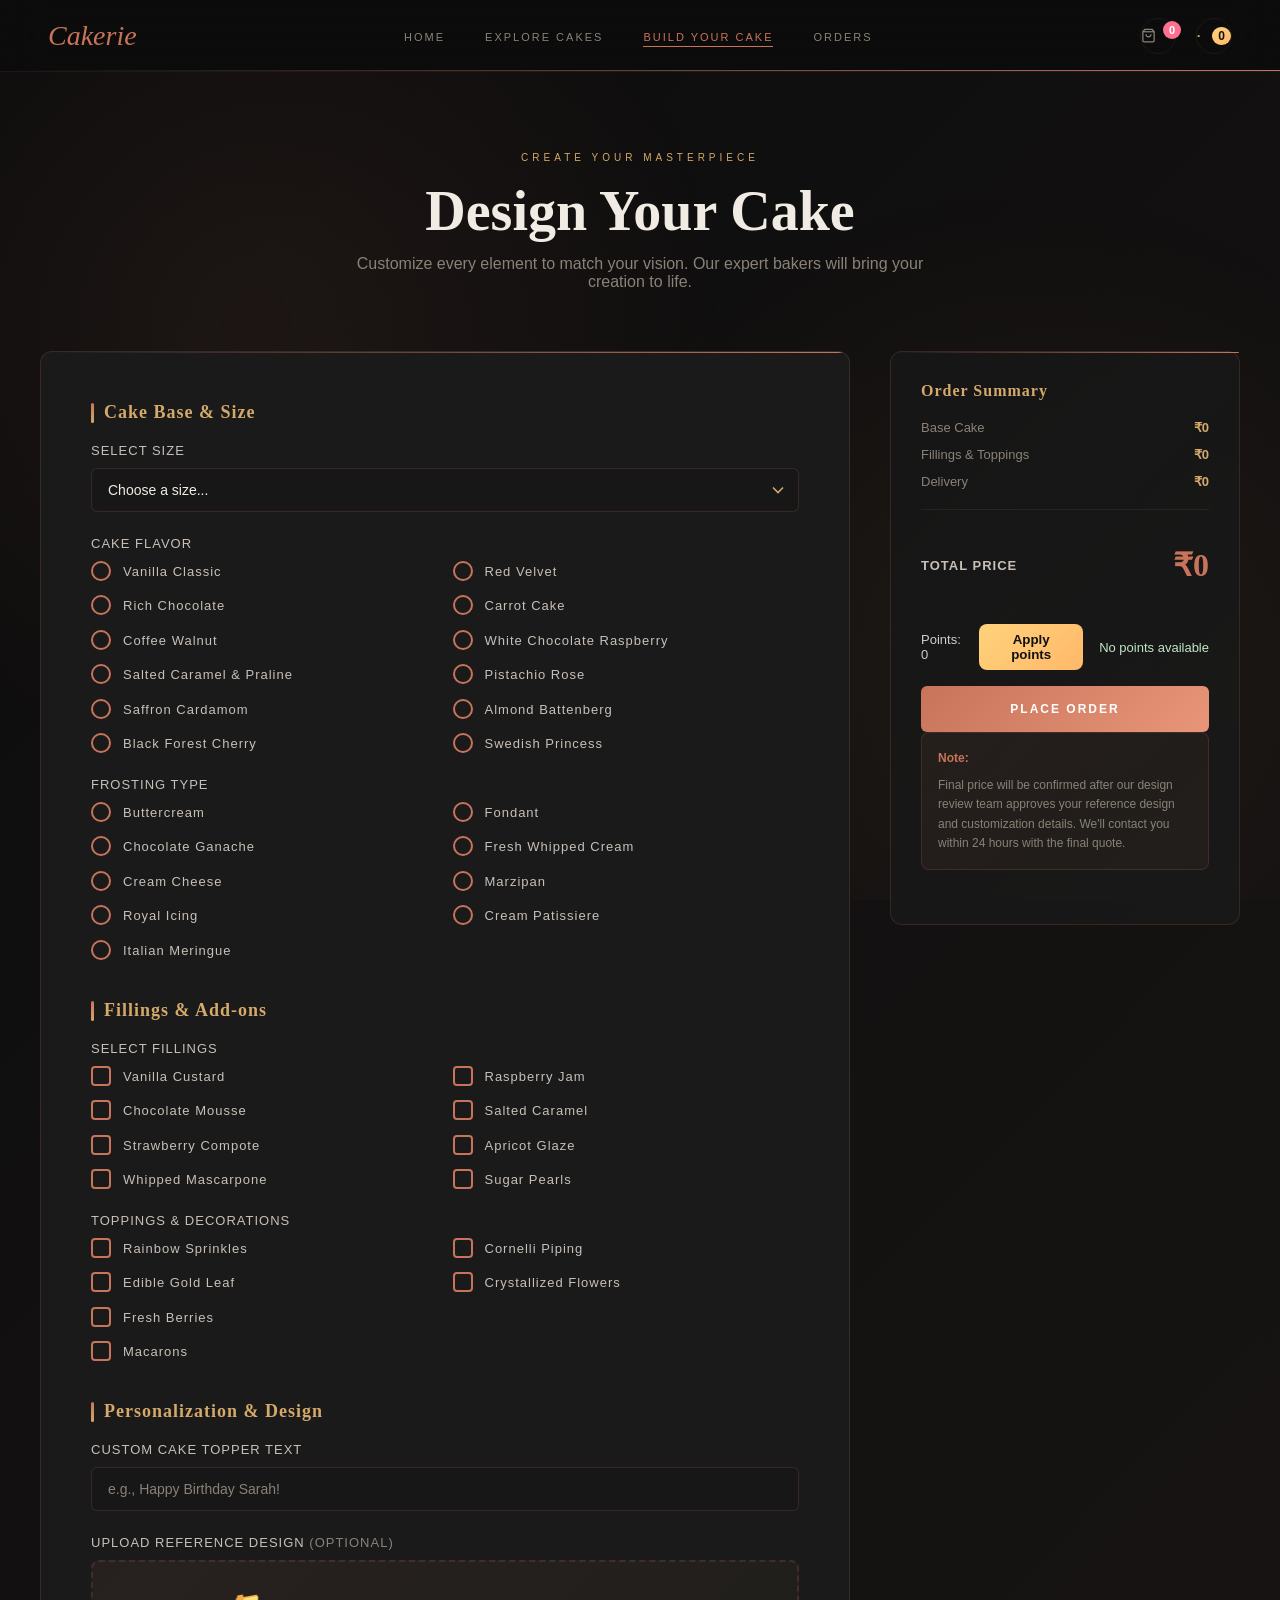
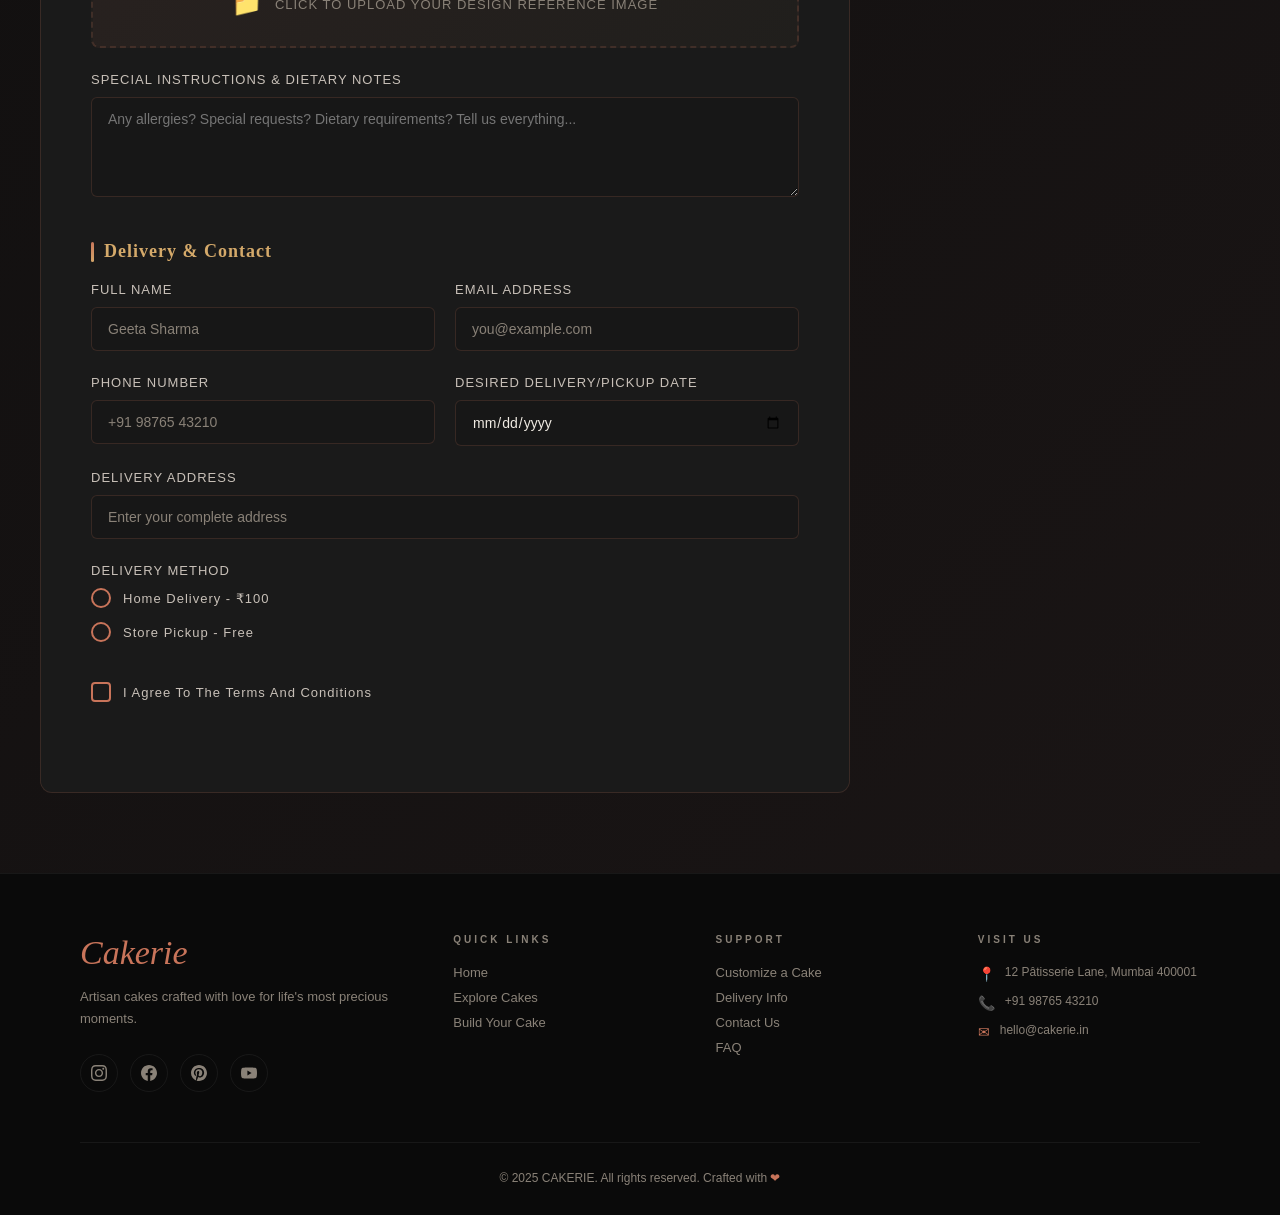
<file: build.html>
<!DOCTYPE html>
<html lang="en">

<head>
  <meta charset="UTF-8" />
  <meta name="viewport" content="width=device-width, initial-scale=1.0" />
  <title>Build Your Cake – Cakerie</title>
  <link rel="stylesheet" href="style.css" />
  <style>
    @keyframes slideInFormUp {
      from {
        opacity: 0;
        transform: translateY(60px) scale(0.95);
      }

      to {
        opacity: 1;
        transform: translateY(0) scale(1);
      }
    }

    @keyframes formFieldGlow {

      0%,
      100% {
        box-shadow: 0 0 0 rgba(200, 116, 90, 0.2);
      }

      50% {
        box-shadow: 0 0 15px rgba(200, 116, 90, 0.4);
      }
    }

    @keyframes checkboxPulse {
      0% {
        transform: scale(1);
      }

      50% {
        transform: scale(1.1);
      }

      100% {
        transform: scale(1);
      }
    }

    @keyframes priceFlip {
      from {
        opacity: 0;
        transform: rotateY(90deg);
      }

      to {
        opacity: 1;
        transform: rotateY(0deg);
      }
    }

    @keyframes buttonHoverGlow {

      0%,
      100% {
        box-shadow: 0 0 20px rgba(200, 116, 90, 0.3);
      }

      50% {
        box-shadow: 0 0 35px rgba(200, 116, 90, 0.6);
      }
    }

    @keyframes labelFloat {
      from {
        opacity: 0;
        transform: translateX(-20px);
      }

      to {
        opacity: 1;
        transform: translateX(0);
      }
    }

    @keyframes expandBorder {
      from {
        width: 0;
      }

      to {
        width: 100%;
      }
    }

    .build-page {
      margin-top: 72px;
      background: linear-gradient(135deg, var(--bg-dark) 0%, #1a1515 100%);
      min-height: 100vh;
      padding: 80px 40px;
      position: relative;
      overflow: visible;
    }

    .build-page::before {
      content: '';
      position: fixed;
      top: 72px;
      left: 0;
      right: 0;
      bottom: 0;
      background:
        radial-gradient(circle at 20% 30%, rgba(200, 116, 90, 0.08) 0%, transparent 40%),
        radial-gradient(circle at 80% 70%, rgba(212, 169, 106, 0.06) 0%, transparent 40%);
      pointer-events: none;
      z-index: 1;
    }

    .build-container {
      max-width: 1200px;
      margin: 0 auto;
      position: relative;
      z-index: 2;
    }

    .build-header {
      text-align: center;
      margin-bottom: 60px;
      animation: fadeInDown 0.8s ease 0.2s both;
    }

    .build-header .section-label {
      color: var(--accent-gold);
      animation: fadeInUp 0.6s ease backwards;
    }

    .build-title {
      font-family: var(--font-serif);
      font-size: clamp(36px, 5vw, 56px);
      font-weight: 700;
      color: var(--text-primary);
      margin: 16px 0 12px;
      animation: fadeInUp 0.8s ease 0.2s both;
    }

    .build-subtitle {
      font-size: 16px;
      color: var(--text-muted);
      max-width: 600px;
      margin: 0 auto;
      animation: fadeInUp 0.8s ease 0.3s both;
    }

    .build-content {
      display: grid;

      grid-template-columns: 1fr 350px;
      gap: 40px;
      animation: fadeInUp 0.8s ease 0.4s both;
    }

    @media (max-width: 1024px) {
      .build-content {
        grid-template-columns: 1fr;
      }
    }

    .form-wrapper {
      background: var(--bg-card2);
      border: 1px solid var(--border);
      border-radius: 12px;
      padding: 50px;
      position: relative;
      overflow: hidden;
    }

    .form-wrapper::before {
      content: '';
      position: absolute;
      top: 0;
      left: 0;
      right: 0;
      height: 1px;
      background: linear-gradient(90deg, transparent, var(--accent), transparent);
      animation: shimmer 3s linear infinite;
      background-size: 200% auto;
    }

    .form-section {
      margin-bottom: 40px;
      animation: slideInFormUp 0.8s ease backwards;
    }

    .form-section:nth-child(1) {
      animation-delay: 0.5s;
    }

    .form-section:nth-child(2) {
      animation-delay: 0.6s;
    }

    .form-section:nth-child(3) {
      animation-delay: 0.7s;
    }

    .form-section:nth-child(4) {
      animation-delay: 0.8s;
    }

    .form-section:nth-child(5) {
      animation-delay: 0.9s;
    }

    .section-title {
      font-family: var(--font-display);
      font-size: 18px;
      font-weight: 600;
      color: var(--accent-gold);
      margin-bottom: 20px;
      display: flex;
      align-items: center;
      gap: 10px;
      letter-spacing: 1px;
      animation: labelFloat 0.6s ease backwards;
    }

    .section-title::before {
      content: '';
      flex: 0 0 3px;
      height: 20px;
      background: linear-gradient(135deg, var(--accent), var(--accent-gold));
      border-radius: 2px;
      animation: expandBorder 0.6s ease-out 0.1s forwards;
    }

    .form-group {
      margin-bottom: 24px;
      animation: fadeInUp 0.5s ease backwards;
    }

    .form-group:nth-child(1) {
      animation-delay: 0s;
    }

    .form-group:nth-child(2) {
      animation-delay: 0.1s;
    }

    .form-group:nth-child(3) {
      animation-delay: 0.2s;
    }

    label {
      display: block;
      font-size: 13px;
      font-weight: 500;
      letter-spacing: 1px;
      text-transform: uppercase;
      color: var(--text-light);
      margin-bottom: 10px;
      transition: color 0.3s ease;
    }

    input[type="text"],
    input[type="email"],
    input[type="tel"],
    input[type="date"],
    input[type="number"],
    input[type="file"],
    select,
    textarea {
      width: 100%;
      padding: 13px 16px;
      background: rgba(22, 22, 22, 0.6);
      border: 1px solid var(--border);
      border-radius: 6px;
      color: var(--text-primary);
      font-family: var(--font-body);
      font-size: 14px;
      transition: all 0.3s cubic-bezier(0.4, 0, 0.2, 1);
      position: relative;
    }

    input[type="text"]:focus,
    input[type="email"]:focus,
    input[type="tel"]:focus,
    input[type="date"]:focus,
    input[type="number"]:focus,
    input[type="file"]:focus,
    select:focus,
    textarea:focus {
      outline: none;
      background: rgba(40, 40, 40, 0.8);
      border-color: var(--accent);
      box-shadow: 0 0 0 3px rgba(200, 116, 90, 0.15);
    }

    input::placeholder {
      color: var(--text-muted);
    }

    select {
      cursor: pointer;
      appearance: none;
      background-image: url("data:image/svg+xml;charset=UTF-8,%3csvg xmlns='http://www.w3.org/2000/svg' viewBox='0 0 24 24' fill='none' stroke='%23d4a96a' stroke-width='2'%3e%3cpolyline points='6 9 12 15 18 9'%3e%3c/polyline%3e%3c/svg%3e");
      background-repeat: no-repeat;
      background-position: right 10px center;
      background-size: 20px;
      padding-right: 38px;
    }

    .form-row {
      display: grid;
      grid-template-columns: 1fr 1fr;
      gap: 20px;
    }

    @media (max-width: 768px) {
      .form-row {
        grid-template-columns: 1fr;
      }
    }

    .options-grid {
      display: grid;
      grid-template-columns: repeat(2, 1fr);
      gap: 15px;
    }

    @media (max-width: 768px) {
      .options-grid {
        grid-template-columns: 1fr;
      }
    }

    .radio-group,
    .checkbox-group {
      display: flex;
      flex-direction: column;
      gap: 14px;
    }

    .radio-option,
    .checkbox-option {
      display: flex;
      align-items: center;
      gap: 12px;
      cursor: pointer;
      position: relative;
      animation: slideInFormUp 0.5s ease backwards;
    }

    .radio-option:nth-child(1) {
      animation-delay: 0s;
    }

    .radio-option:nth-child(2) {
      animation-delay: 0.1s;
    }

    .radio-option:nth-child(3) {
      animation-delay: 0.2s;
    }

    .radio-option:nth-child(4) {
      animation-delay: 0.3s;
    }

    .radio-option input[type="radio"],
    .checkbox-option input[type="checkbox"] {
      appearance: none;
      width: 20px;
      height: 20px;
      border: 2px solid var(--accent);
      background: transparent;
      border-radius: 50%;
      cursor: pointer;
      transition: all 0.3s ease;
      position: relative;
      flex-shrink: 0;
    }

    .checkbox-option input[type="checkbox"] {
      border-radius: 4px;
    }

    .radio-option input[type="radio"]:checked,
    .checkbox-option input[type="checkbox"]:checked {
      background: var(--accent);
      box-shadow: 0 0 12px rgba(200, 116, 90, 0.6);
      animation: checkboxPulse 0.3s ease;
    }

    .radio-option label,
    .checkbox-option label {
      font-size: 13px;
      color: var(--text-light);
      cursor: pointer;
      text-transform: capitalize;
      margin: 0;
      transition: color 0.3s ease;
    }

    .radio-option:hover label,
    .checkbox-option:hover label {
      color: var(--accent);
    }

    .file-upload-wrapper {
      position: relative;
      margin-bottom: 24px;
    }

    .file-upload-label {
      display: flex;
      align-items: center;
      justify-content: center;
      gap: 12px;
      padding: 28px;
      background: linear-gradient(135deg, rgba(200, 116, 90, 0.08) 0%, rgba(212, 169, 106, 0.04) 100%);
      border: 2px dashed var(--border);
      border-radius: 8px;
      cursor: pointer;
      transition: all 0.3s ease;
      font-size: 13px;
      font-weight: 500;
      color: var(--text-muted);
      text-transform: uppercase;
      letter-spacing: 1px;
      animation: slideInFormUp 0.6s ease backwards;
    }

    .file-upload-label:hover {
      border-color: var(--accent);
      background: linear-gradient(135deg, rgba(200, 116, 90, 0.15) 0%, rgba(212, 169, 106, 0.08) 100%);
      color: var(--accent);
    }

    .file-icon {
      font-size: 24px;
      transition: transform 0.3s ease;
    }


    textarea {
      resize: vertical;
      min-height: 100px;
      font-family: var(--font-body);
    }

    textarea:focus {
      animation: formFieldGlow 2s ease infinite;
    }

    .price-sidebar {
      animation: fadeInRight 0.8s ease 0.5s both;

    }

    .price-card {
      background: linear-gradient(135deg, var(--bg-card) 0%, rgba(26, 26, 26, 0.8) 100%);
      border: 1px solid var(--border);
      border-radius: 12px;
      padding: 30px;
      position: sticky;
      top: 100px;
      animation: slideInFormUp 0.8s ease 0.5s both;
    }

    .price-card::before {
      content: '';
      position: absolute;
      top: 0;
      left: 0;
      right: 0;
      height: 1px;
      background: linear-gradient(90deg, transparent, var(--accent), transparent);
      border-radius: 12px 12px 0 0;
      animation: shimmer 3s linear infinite;
      background-size: 200% auto;
    }

    .price-title {
      font-family: var(--font-display);
      font-size: 16px;
      font-weight: 600;
      color: var(--accent-gold);
      margin-bottom: 20px;
      letter-spacing: 1px;
    }

    .price-items {
      display: flex;
      flex-direction: column;
      gap: 12px;
      margin-bottom: 20px;
      padding-bottom: 20px;
      border-bottom: 1px solid var(--border-subtle);
    }

    .price-item {
      display: flex;
      justify-content: space-between;
      align-items: center;
      font-size: 13px;
      color: var(--text-muted);
      animation: fadeInUp 0.5s ease backwards;
    }

    .price-item:nth-child(1) {
      animation-delay: 0s;
    }

    .price-item:nth-child(2) {
      animation-delay: 0.1s;
    }

    .price-item:nth-child(3) {
      animation-delay: 0.2s;
    }

    .price-item:nth-child(4) {
      animation-delay: 0.3s;
    }

    .price-item:nth-child(5) {
      animation-delay: 0.4s;
    }

    .price-amount {
      color: var(--accent-gold);
      font-weight: 600;
    }

    .price-total {
      display: flex;
      justify-content: space-between;
      align-items: center;
      gap: 12px;
      padding: 16px 0;
      margin-bottom: 24px;
    }

    .price-label {
      font-size: 13px;
      font-weight: 600;
      text-transform: uppercase;
      letter-spacing: 1px;
      color: var(--text-light);
    }

    .price-value {
      font-family: var(--font-serif);
      font-size: 32px;
      font-weight: 700;
      color: var(--accent);
      animation: priceFlip 0.6s cubic-bezier(0.34, 1.56, 0.64, 1) both;
    }

    .price-card {
      background: linear-gradient(135deg, var(--bg-card) 0%, rgba(26, 26, 26, 0.8) 100%);
      border: 1px solid var(--border);
      border-radius: 12px;
      padding: 30px;
      position: sticky;
      top: 100px;
      animation: slideInFormUp 0.8s ease 0.5s both;
    }

    .summary-section {
      background: linear-gradient(135deg, rgba(200, 116, 90, 0.08) 0%, rgba(212, 169, 106, 0.04) 100%);
      border: 1px solid var(--border);
      border-radius: 8px;
      padding: 16px;
      margin-bottom: 24px;
      font-size: 12px;
      color: var(--text-muted);
      line-height: 1.6;
      animation: fadeInUp 0.6s ease 0.2s both;
    }

    .submit-btn {
      width: 100%;
      padding: 16px 28px;
      background: linear-gradient(135deg, var(--accent), var(--accent-light));
      color: white;
      font-family: var(--font-body);
      font-size: 12px;
      font-weight: 600;
      letter-spacing: 2px;
      text-transform: uppercase;
      border: none;
      border-radius: 6px;
      cursor: pointer;
      transition: all 0.3s cubic-bezier(0.4, 0, 0.2, 1);
      position: relative;
      overflow: hidden;
      animation: fadeInUp 0.8s ease 0.6s both;
    }

    .submit-btn::before {
      content: '';
      position: absolute;
      inset: 0;
      background: linear-gradient(135deg, var(--accent-light), var(--accent));
      opacity: 0;
      transition: opacity 0.3s ease;
    }

    .submit-btn:hover {
      transform: translateY(-3px);
      box-shadow: 0 15px 40px rgba(200, 116, 90, 0.5);
      
    }

    .submit-btn:hover::before {
      opacity: 1;
    }

    .submit-btn span {
      position: relative;
      z-index: 1;
    }

    @media (max-width: 768px) {
      .build-page {
        padding: 60px 24px;
      }

      .form-wrapper {
        padding: 32px 24px;
      }

      .build-header {
        margin-bottom: 40px;
      }

      .build-title {
        font-size: 32px;
      }

      .price-card {
        top: auto;
        position: relative;
      }

      .options-grid {
        grid-template-columns: 1fr;
      }
    }

    .form-group {
      opacity: 0;
      animation: slideInFormUp 0.6s ease forwards;
    }

    .form-group:nth-child(1) {
      animation-delay: 0.5s;
    }

    .form-group:nth-child(2) {
      animation-delay: 0.55s;
    }

    .form-group:nth-child(3) {
      animation-delay: 0.6s;
    }

    .form-group:nth-child(4) {
      animation-delay: 0.65s;
    }

    .form-group:nth-child(5) {
      animation-delay: 0.7s;
    }

    @media (max-width: 1024px) {
      .build-page {
        padding: 60px 32px;
      }

      .build-header {
        margin-bottom: 40px;
      }

      .form-wrapper {
        padding: 40px;
      }

      .price-card {
        top: 120px;
      }
    }

    @media (max-width: 767px) {
      .build-page {
        margin-top: 64px;
        padding: 40px 20px;
      }

      .build-title {
        font-size: clamp(28px, 4vw, 44px);
      }

      .build-subtitle {
        font-size: 14px;
      }

      .build-header {
        margin-bottom: 32px;
      }

      .build-content {
        gap: 24px;
      }

      .form-wrapper {
        padding: 32px 20px;
        border-radius: 8px;
      }

      .section-title {
        font-size: 16px;
        gap: 8px;
      }

      .form-group {
        margin-bottom: 18px;
      }

      label {
        font-size: 12px;
        margin-bottom: 8px;
      }

      input[type="text"],
      input[type="email"],
      input[type="tel"],
      input[type="date"],
      input[type="number"],
      input[type="file"],
      select,
      textarea {
        padding: 11px 14px;
        font-size: 13px;
        border-radius: 5px;
      }

      .form-row {
        gap: 16px;
      }

      .options-grid {
        gap: 12px;
      }

      .price-card {
        position: relative;
        top: auto;
        margin-top: 24px;
        padding: 24px 20px;
      }

      .price-title {
        font-size: 14px;
        margin-bottom: 16px;
      }

      .price-value {
        font-size: 28px;
      }

      .file-upload-label {
        padding: 20px;
        font-size: 12px;
      }

      .file-icon {
        font-size: 20px;
      }
    }

    @media (max-width: 639px) {
      .build-page {
        margin-top: 64px;
        padding: 32px 12px;
      }

      .build-title {
        font-size: clamp(20px, 3.5vw, 36px);
      }

      .build-subtitle {
        font-size: 13px;
      }

      .build-header {
        margin-bottom: 24px;
      }

      .form-wrapper {
        padding: 24px 16px;
      }

      .section-title {
        font-size: 15px;
      }

      .form-group {
        margin-bottom: 16px;
      }

      label {
        font-size: 11px;
      }

      input[type="text"],
      input[type="email"],
      input[type="tel"],
      input[type="date"],
      input[type="number"],
      input[type="file"],
      select,
      textarea {
        padding: 10px 12px;
        font-size: 12px;
      }

      .form-row {
        gap: 12px;
      }

      .options-grid {
        gap: 10px;
      }

      .radio-option,
      .checkbox-option {
        gap: 10px;
      }

      .radio-option input[type="radio"],
      .checkbox-option input[type="checkbox"] {
        width: 18px;
        height: 18px;
      }

      .price-card {
        padding: 20px 16px;
      }

      .price-title {
        font-size: 13px;
      }

      .price-value {
        font-size: 24px;
      }

      .file-upload-label {
        padding: 16px 12px;
        font-size: 11px;
      }

      textarea {
        min-height: 80px;
      }
    }

    @media (max-width: 479px) {
      .build-page {
        margin-top: 56px;
        padding: 24px 8px;
      }

      .build-title {
        font-size: clamp(18px, 3vw, 32px);
      }

      .build-subtitle {
        font-size: 12px;
      }

      .build-header {
        margin-bottom: 20px;
      }

      .form-wrapper {
        padding: 20px 12px;
        border-radius: 6px;
      }

      .section-title {
        font-size: 13px;
        gap: 6px;
      }

      .form-group {
        margin-bottom: 14px;
      }

      label {
        font-size: 10px;
      }

      input[type="text"],
      input[type="email"],
      input[type="tel"],
      input[type="date"],
      input[type="number"],
      input[type="file"],
      select,
      textarea {
        padding: 9px 11px;
        font-size: 11px;
      }

      .form-row {
        gap: 10px;
      }

      .options-grid {
        gap: 8px;
      }

      .radio-option,
      .checkbox-option {
        gap: 8px;
      }

      .radio-option input[type="radio"],
      .checkbox-option input[type="checkbox"] {
        width: 16px;
        height: 16px;
      }

      .radio-option label,
      .checkbox-option label {
        font-size: 12px;
      }

      .price-card {
        padding: 16px 12px;
      }

      .price-title {
        font-size: 12px;
        margin-bottom: 12px;
      }

      .price-item {
        font-size: 12px;
      }

      .price-value {
        font-size: 22px;
      }

      .price-label {
        font-size: 12px;
      }

      .file-upload-label {
        padding: 14px 10px;
        font-size: 10px;
      }

      .file-icon {
        font-size: 18px;
      }

      textarea {
        min-height: 70px;
      }
    }
  </style>
</head>

<body>
  <nav class="navbar">
    <a href="index.html" class="nav-logo">Cakerie</a>

    <ul class="nav-links">
      <li><a href="index.html">Home</a></li>
      <li><a href="explore.html">Explore Cakes</a></li>
      <li><a href="build.html" class="active">Build Your Cake</a></li>
      <li><a href="order.html">Orders</a></li>
    </ul>

    <div class="nav-right">
      <div class="nav-icons">

        <a href="cart.html" class="nav-icon" title="Cart">
          <svg width="15" height="15" fill="none" stroke="currentColor" stroke-width="2" viewBox="0 0 24 24">
            <path d="M6 2 3 6v14a2 2 0 0 0 2 2h14a2 2 0 0 0 2-2V6l-3-4z" />
            <line x1="3" y1="6" x2="21" y2="6" />


            <path d="M16 10a4 4 0 0 1-8 0" />
          </svg>
          <span class="cart-count" aria-hidden="true">0</span>
        </a>
        <a href="#" class="nav-icon nav-coin" title="Loyalty Points">
  <svg class="coin-icon" width="16" height="16" viewBox="0 0 24 24" fill="none" stroke="currentColor" stroke-width="1.5" xmlns="http://www.w3.org/2000/svg">
    <circle cx="12" cy="12" r="8" fill="url(#g)" stroke="none"></circle>
    <defs>
      <linearGradient id="g" x1="0" x2="1">
        <stop offset="0" stop-color="#ffd27a"/>
        <stop offset="1" stop-color="#ffb86b"/>
      </linearGradient>
    </defs>
    <text x="12" y="15" text-anchor="middle" font-size="10" font-family="sans-serif" fill="#111" font-weight="700">¢</text>
  </svg>
  <span class="coin-badge" id="coinBadge">0</span>
  <div class="coin-tooltip" id="coinTooltip">Earn: 10 points per ₹1000. 1 point = ₹1. Redeem instantly at checkout.</div>
</a>
      </div>


      <div class="hamburger">
        <svg xmlns="http://www.w3.org/2000/svg" fill="none" viewBox="0 0 24 24" stroke-width="1.5" stroke="#e8957a"
          class="size-6">
          <path stroke-linecap="round" stroke-linejoin="round" d="M3.75 6.75h16.5M3.75 12h16.5m-16.5 5.25h16.5" />
        </svg>
      </div>
    </div>
  </nav>


  <div class="build-page">
    <div class="build-container">
      <div class="build-header">
        <span class="section-label">Create Your Masterpiece</span>
        <h1 class="build-title">Design Your Cake</h1>
        <p class="build-subtitle">Customize every element to match your vision. Our expert bakers will bring your
          creation to life.</p>
      </div>

      <div class="build-content">
        <form class="form-wrapper" id="build-form">

          <div class="form-section">
            <h3 class="section-title">Cake Base & Size</h3>

            <div class="form-group">
              <label for="cake-size">Select Size</label>
              <select id="cake-size" name="cake-size" required>
                <option value="" selected disabled>Choose a size...</option>
                <option value="small">Small (4-6 servings) - ₹500</option>
                <option value="medium">Medium (8-12 servings) - ₹1000</option>
                <option value="large">Large (14-20 servings) - ₹1500</option>
                <option value="xl">Extra Large (24+ servings) - ₹1850</option>
              </select>
            </div>

            <div class="form-group">
              <label>Cake Flavor</label>
              <div class="options-grid">
                <div class="radio-group">
                  <div class="radio-option">
                    <input type="radio" id="vanilla" name="flavor" value="vanilla" required>
                    <label for="vanilla">Vanilla Classic</label>
                  </div>
                  <div class="radio-option">
                    <input type="radio" id="chocolate" name="flavor" value="chocolate">
                    <label for="chocolate">Rich Chocolate</label>
                  </div>
                </div>
                <div class="radio-group">
                  <div class="radio-option">
                    <input type="radio" id="redvelvet" name="flavor" value="redvelvet">
                    <label for="redvelvet">Red Velvet</label>
                  </div>
                  <div class="radio-option">
                    <input type="radio" id="carrot" name="flavor" value="carrot">
                    <label for="carrot">Carrot Cake</label>
                  </div>
                </div>
                <div class="radio-group">
                  <div class="radio-option">
                    <input type="radio" id="coffeeWalnut" name="flavor" value="coffeeWalnut" required>
                    <label for="coffeeWalnut">Coffee Walnut</label>
                  </div>
                  <div class="radio-option">
                    <input type="radio" id="CaramelPraline" name="flavor" value="CaramelPraline">
                    <label for="CaramelPraline">Salted Caramel & Praline</label>
                  </div>
                </div>
                <div class="radio-group">
                  <div class="radio-option">
                    <input type="radio" id="chocolateRasberry" name="flavor" value="chocolateRasberry">
                    <label for="chocolateRasberry">White Chocolate Raspberry</label>
                  </div>
                  <div class="radio-option">
                    <input type="radio" id="PistachioRose" name="flavor" value="PistachioRose">
                    <label for="PistachioRose">Pistachio Rose</label>
                  </div>
                </div>
                <div class="radio-group">
                  <div class="radio-option">
                    <input type="radio" id="SaffronCardamom" name="flavor" value="SaffronCardamom" required>
                    <label for="SaffronCardamom">Saffron Cardamom</label>
                  </div>
                  <div class="radio-option">
                    <input type="radio" id="BlackForest" name="flavor" value="BlackForest">
                    <label for="BlackForest">Black Forest Cherry</label>
                  </div>
                </div>
                <div class="radio-group">
                  <div class="radio-option">
                    <input type="radio" id="AlmondBattenberg" name="flavor" value="AlmondBattenberg">
                    <label for="AlmondBattenberg">Almond Battenberg</label>
                  </div>
                  <div class="radio-option">
                    <input type="radio" id="SwedishPrincess" name="flavor" value="SwedishPrincess">
                    <label for="SwedishPrincess">Swedish Princess</label>
                  </div>
                </div>
              </div>
            </div>
            <div class="form-group">
              <label>Frosting Type</label>
              <div class="options-grid">
                <div class="radio-group">
                  <div class="radio-option">
                    <input type="radio" id="buttercream" name="frosting" value="buttercream" required>
                    <label for="buttercream">Buttercream</label>
                  </div>
                  <div class="radio-option">
                    <input type="radio" id="ganache" name="frosting" value="ganache">
                    <label for="ganache">Chocolate Ganache</label>
                  </div>
                </div>
                <div class="radio-group">
                  <div class="radio-option">
                    <input type="radio" id="fondant" name="frosting" value="fondant">
                    <label for="fondant">Fondant</label>
                  </div>
                  <div class="radio-option">
                    <input type="radio" id="cream" name="frosting" value="cream">
                    <label for="cream">Fresh Whipped Cream</label>
                  </div>
                </div>
                <div class="radio-group">
                  <div class="radio-option">
                    <input type="radio" id="CreamCheese" name="frosting" value="CreamCheese" required>
                    <label for="CreamCheese">Cream Cheese</label>
                  </div>
                  <div class="radio-option">
                    <input type="radio" id="RoyalIcing" name="frosting" value="RoyalIcing">
                    <label for="RoyalIcing">Royal Icing</label>
                  </div>
                </div>
                <div class="radio-group">
                  <div class="radio-option">
                    <input type="radio" id="Marzipan" name="frosting" value="Marzipan">
                    <label for="Marzipan">Marzipan</label>
                  </div>
                  <div class="radio-option">
                    <input type="radio" id="creamPatissiere" name="frosting" value="creamPatissiere">
                    <label for="creamPatissiere">Cream Patissiere</label>
                  </div>
                </div>
                <div class="radio-group">
                  <div class="radio-option">
                    <input type="radio" id="ItalianMeringue" name="frosting" value="ItalianMeringue" required>
                    <label for="ItalianMeringue">Italian Meringue</label>
                  </div>
                </div>
              </div>
            </div>
          </div>

          <div class="form-section">
            <h3 class="section-title">Fillings & Add-ons</h3>
            <div class="form-group">
              <label>Select Fillings</label>
              <div class="options-grid">
                <div class="checkbox-group">
                  <div class="checkbox-option">
                    <input type="checkbox" id="vanilla-fill" name="filling" value="vanilla">
                    <label for="vanilla-fill">Vanilla Custard</label>
                  </div>
                  <div class="checkbox-option">
                    <input type="checkbox" id="chocolate-fill" name="filling" value="chocolate">
                    <label for="chocolate-fill">Chocolate Mousse</label>
                  </div>
                </div>
                <div class="checkbox-group">
                  <div class="checkbox-option">
                    <input type="checkbox" id="raspberry" name="filling" value="raspberry">
                    <label for="raspberry">Raspberry Jam</label>
                  </div>
                  <div class="checkbox-option">
                    <input type="checkbox" id="caramel" name="filling" value="caramel">
                    <label for="caramel">Salted Caramel</label>
                  </div>
                </div>
                <div class="checkbox-group">
                  <div class="checkbox-option">
                    <input type="checkbox" id="StrawberryCompote" name="filling" value="StrawberryCompote">
                    <label for="StrawberryCompote">Strawberry Compote</label>
                  </div>
                  <div class="checkbox-option">
                    <input type="checkbox" id="WhippedMascarpone" name="filling" value="WhippedMascarpone">
                    <label for="WhippedMascarpone">Whipped Mascarpone</label>
                  </div>
                </div>
                <div class="checkbox-group">
                  <div class="checkbox-option">
                    <input type="checkbox" id="ApricotGlaze" name="filling" value="ApricotGlaze">
                    <label for="ApricotGlaze">Apricot Glaze</label>
                  </div>
                  <div class="checkbox-option">
                    <input type="checkbox" id="sugar-pearls" name="filling" value="Sugar Pearls">
                    <label for="sugar-pearls">Sugar Pearls</label>  
                  </div>
                </div>

              </div>
            </div>

            <div class="form-group">
              <label>Toppings & Decorations</label>
              <div class="options-grid">
                <div class="checkbox-group">
                  <div class="checkbox-option">
                    <input type="checkbox" id="sprinkles" name="topping" value="sprinkles">
                    <label for="sprinkles">Rainbow Sprinkles</label>
                  </div>
                  <div class="checkbox-option">
                    <input type="checkbox" id="edible-gold" name="topping" value="gold">
                    <label for="edible-gold">Edible Gold Leaf</label>
                  </div>
                </div>
                <div class="checkbox-group">
                  <div class="checkbox-option">
                    <input type="checkbox" id="CornelliPiping" name="topping" value="CornelliPiping">
                    <label for="CornelliPiping">Cornelli Piping</label>
                  </div>
                  <div class="checkbox-option">
                    <input type="checkbox" id="CrystallizedFlowers" name="topping" value="CrystallizedFlowers">
                    <label for="CrystallizedFlowers">Crystallized Flowers</label>
                  </div>
                </div>
                <div class="checkbox-group">
                  <div class="checkbox-option">
                    <input type="checkbox" id="fresh-berries" name="topping" value="berries">
                    <label for="fresh-berries">Fresh Berries</label>
                  </div>
                  <div class="checkbox-option">
                    <input type="checkbox" id="macarons" name="topping" value="macarons">
                    <label for="macarons">Macarons</label>
                  </div>
                </div>
              </div>
            </div>
          </div>

          <div class="form-section">
            <h3 class="section-title">Personalization & Design</h3>

            <div class="form-group">
              <label for="topper-text">Custom Cake Topper Text</label>
              <input type="text" id="topper-text" name="topper_text" placeholder="e.g., Happy Birthday Sarah!">
            </div>

            <div class="form-group">
              <label for="design-file">Upload Reference Design<span style="color: var(--text-muted);">
                  (Optional)</span></label>
              <div class="file-upload-wrapper">
                <input type="file" id="design-file" name="design_file" class="file-upload-input" hidden="hidden"
                  accept="image/*">
                <label for="design-file" class="file-upload-label">
                  <span class="file-icon">📁</span>
                  <span class="file-upload-text">Click to upload your design reference image</span>
                </label>
              </div>
            </div>

            <div class="form-group">
              <label for="special-notes">Special Instructions & Dietary Notes</label>
              <textarea id="special-notes" name="special_notes"
                placeholder="Any allergies? Special requests? Dietary requirements? Tell us everything..."></textarea>
            </div>
          </div>

          <div class="form-section">
            <h3 class="section-title">Delivery & Contact</h3>

            <div class="form-row">
              <div class="form-group">
                <label for="full-name">Full Name</label>
                <input type="text" id="full-name" name="full_name" required placeholder="Geeta Sharma">
              </div>
              <div class="form-group">
                <label for="email">Email Address</label>
                <input type="email" id="email" name="email" required placeholder="you@example.com">
              </div>
            </div>

            <div class="form-row">
              <div class="form-group">
                <label for="phone">Phone Number</label>
                <input type="tel" id="phone" name="phone" required placeholder="+91 98765 43210">
              </div>
              <div class="form-group">
                <label for="delivery-date">Desired Delivery/Pickup Date</label>
                <input type="date" id="delivery-date" name="delivery_date" required>
              </div>
            </div>

            <div class="form-group">
              <label for="address">Delivery Address</label>
              <input type="text" id="address" name="address" required placeholder="Enter your complete address">
            </div>

            <div class="form-group">
              <label>Delivery Method</label>
              <div class="radio-group">
                <div class="radio-option">
                  <input type="radio" id="delivery" name="delivery_method" value="delivery" required>
                  <label for="delivery">Home Delivery - ₹100</label>
                </div>
                <div class="radio-option">
                  <input type="radio" id="pickup" name="delivery_method" value="pickup">
                  <label for="pickup">Store Pickup - Free</label>
                </div>
              </div>
            </div>
          </div>

          <div class="form-section">
            <div class="form-group">
              <div class="checkbox-option">
                <input type="checkbox" id="terms" name="terms" required>
                <label for="terms" style="margin: 0;">I agree to the terms and conditions</label>
              </div>
            </div>
          </div>
        </form>


        <div class="price-sidebar">
          <div class="price-card">
            <div class="price-title">Order Summary</div>

            <div class="price-items">
              <div class="price-item">
                <span>Base Cake</span>
                <span class="price-amount">₹500</span>
              </div>
              <div class="price-item">
                <span>Fillings & Toppings</span>
                <span class="price-amount">₹500</span>
              </div>
              <div class="price-item">
                <span>Delivery</span>
                <span class="price-amount">₹100</span>
              </div>
            </div>

            <div class="price-total">
              <span class="price-label">Total Price</span>
              <span class="price-value">₹1,650</span>
            </div>

            <div style="margin-top:8px; display:flex; gap:8px; align-items:center">
              <div id="loyaltyInfo" style="font-size:13px;color:#cfcfcf">Points: <span id="buildPoints">0</span></div>
              <input type="checkbox" id="applyLoyaltyBuild" style="display:none">
              <button id="applyLoyaltyBuildBtn"
                style="margin-left:auto;padding:8px 12px;border-radius:8px;border:none;background:linear-gradient(135deg,#ffd27a,#ffb86b);color:#111;font-weight:700;cursor:pointer">Apply
                points</button>
              <div id="buildLoyaltyPreview" style="margin-left:8px;color:#bfe6c8;font-size:13px;white-space:nowrap">You
                save: ₹0</div>
            </div>

            <button id="placeOrderSidebar" type="button" class="submit-btn" style="margin-top:16px">Place Order</button>

            <div class="summary-section">
              <strong style="color: var(--accent); display: block; margin-bottom: 8px;">Note:</strong>
              Final price will be confirmed after our design review team approves your reference design and
              customization details. We'll contact you within 24 hours with the final quote.
            </div>
          </div>
        </div>
      </div>
    </div>
  </div>

  <footer>
    <div class="footer-grid">
      <div>
        <a href="index.html" class="footer-logo">Cakerie</a>
        <p class="footer-tagline">Artisan cakes crafted with love for life's most precious moments.</p>
        <div class="footer-socials">
          <a href="#" class="social-icon" title="Instagram">
            <svg width="16" height="16" fill="currentColor" viewBox="0 0 24 24"><path d="M12 2.163c3.204 0 3.584.012 4.85.07 3.252.148 4.771 1.691 4.919 4.919.058 1.265.069 1.645.069 4.849 0 3.205-.012 3.584-.069 4.849-.149 3.225-1.664 4.771-4.919 4.919-1.266.058-1.644.07-4.85.07-3.204 0-3.584-.012-4.849-.07-3.26-.149-4.771-1.699-4.919-4.92-.058-1.265-.07-1.644-.07-4.849 0-3.204.013-3.583.07-4.849.149-3.227 1.664-4.771 4.919-4.919 1.266-.057 1.645-.069 4.849-.069zm0-2.163c-3.259 0-3.667.014-4.947.072-4.358.2-6.78 2.618-6.98 6.98-.059 1.281-.073 1.689-.073 4.948 0 3.259.014 3.668.072 4.948.2 4.358 2.618 6.78 6.98 6.98 1.281.058 1.689.072 4.948.072 3.259 0 3.668-.014 4.948-.072 4.354-.2 6.782-2.618 6.979-6.98.059-1.28.073-1.689.073-4.948 0-3.259-.014-3.667-.072-4.947-.196-4.354-2.617-6.78-6.979-6.98-1.281-.059-1.69-.073-4.949-.073zm0 5.838c-3.403 0-6.162 2.759-6.162 6.162s2.759 6.163 6.162 6.163 6.162-2.759 6.162-6.163c0-3.403-2.759-6.162-6.162-6.162zm0 10.162c-2.209 0-4-1.79-4-4 0-2.209 1.791-4 4-4s4 1.791 4 4c0 2.21-1.791 4-4 4zm6.406-11.845c-.796 0-1.441.645-1.441 1.44s.645 1.44 1.441 1.44c.795 0 1.439-.645 1.439-1.44s-.644-1.44-1.439-1.44z"/></svg>
          </a>
          <a href="#" class="social-icon" title="Facebook">
            <svg width="16" height="16" fill="currentColor" viewBox="0 0 24 24"><path d="M24 12.073c0-6.627-5.373-12-12-12s-12 5.373-12 12c0 5.99 4.388 10.954 10.125 11.854v-8.385H7.078v-3.47h3.047V9.43c0-3.007 1.792-4.669 4.533-4.669 1.312 0 2.686.235 2.686.235v2.953H15.83c-1.491 0-1.956.925-1.956 1.874v2.25h3.328l-.532 3.47h-2.796v8.385C19.612 23.027 24 18.062 24 12.073z"/></svg>
          </a>
          <a href="#" class="social-icon" title="Pinterest">
            <svg width="16" height="16" fill="currentColor" viewBox="0 0 24 24"><path d="M12 0c-6.627 0-12 5.372-12 12 0 5.084 3.163 9.426 7.627 11.174-.105-.949-.2-2.405.042-3.441.218-.937 1.407-5.965 1.407-5.965s-.359-.719-.359-1.782c0-1.668.967-2.914 2.171-2.914 1.023 0 1.518.769 1.518 1.69 0 1.029-.655 2.568-.994 3.995-.283 1.194.599 2.169 1.777 2.169 2.133 0 3.772-2.249 3.772-5.495 0-2.873-2.064-4.882-5.012-4.882-3.414 0-5.418 2.561-5.418 5.207 0 1.031.397 2.138.893 2.738a.36.36 0 0 1 .083.345l-.333 1.36c-.053.22-.174.267-.402.161-1.499-.698-2.436-2.889-2.436-4.649 0-3.785 2.75-7.262 7.929-7.262 4.163 0 7.398 2.967 7.398 6.931 0 4.136-2.607 7.464-6.227 7.464-1.216 0-2.359-.632-2.75-1.378l-.748 2.853c-.271 1.043-1.002 2.35-1.492 3.146C9.57 23.812 10.763 24 12 24c6.627 0 12-5.373 12-12 0-6.628-5.373-12-12-12z"/></svg>
          </a>
          <a href="#" class="social-icon" title="YouTube">
            <svg width="16" height="16" fill="currentColor" viewBox="0 0 24 24"><path d="M23.495 6.205a3.007 3.007 0 0 0-2.088-2.088c-1.87-.501-9.396-.501-9.396-.501s-7.507-.01-9.396.501A3.007 3.007 0 0 0 .527 6.205a31.247 31.247 0 0 0-.522 5.805 31.247 31.247 0 0 0 .522 5.783 3.007 3.007 0 0 0 2.088 2.088c1.868.502 9.396.502 9.396.502s7.506 0 9.396-.502a3.007 3.007 0 0 0 2.088-2.088 31.247 31.247 0 0 0 .5-5.783 31.247 31.247 0 0 0-.5-5.805zM9.609 15.601V8.408l6.264 3.602z"/></svg>
          </a>
        </div>
      </div>
      <div>
        <div class="footer-heading">Quick Links</div>
        <div class="footer-links">
          <a href="index.html">Home</a>
          <a href="explore.html">Explore Cakes</a>
          <a href="build.html">Build Your Cake</a>
          
        </div>
      </div>
      <div>
        <div class="footer-heading">Support</div>
        <div class="footer-links">
          <a href="#">Customize a Cake</a>
          <a href="#">Delivery Info</a>
          <a href="#">Contact Us</a>
          <a href="#">FAQ</a>
        </div>
      </div>
      <div>
        <div class="footer-heading">Visit Us</div>
        <div class="footer-contact-item">
          <span class="footer-contact-icon">📍</span>
          <span>12 Pâtisserie Lane, Mumbai 400001</span>
        </div>
        <div class="footer-contact-item">
          <span class="footer-contact-icon">📞</span>
          <span>+91 98765 43210</span>
        </div>
        <div class="footer-contact-item">
          <span class="footer-contact-icon">✉</span>
          <span>hello@cakerie.in</span>
        </div>
      </div>
    </div>
    <div class="footer-bottom">
      ©️ 2025 CAKERIE. All rights reserved. Crafted with <span class="heart">❤</span>
    </div>
  </footer>
  <script src="cart.js"></script>
  <script src="script.js"></script>
  
</body>

</html>
</file>
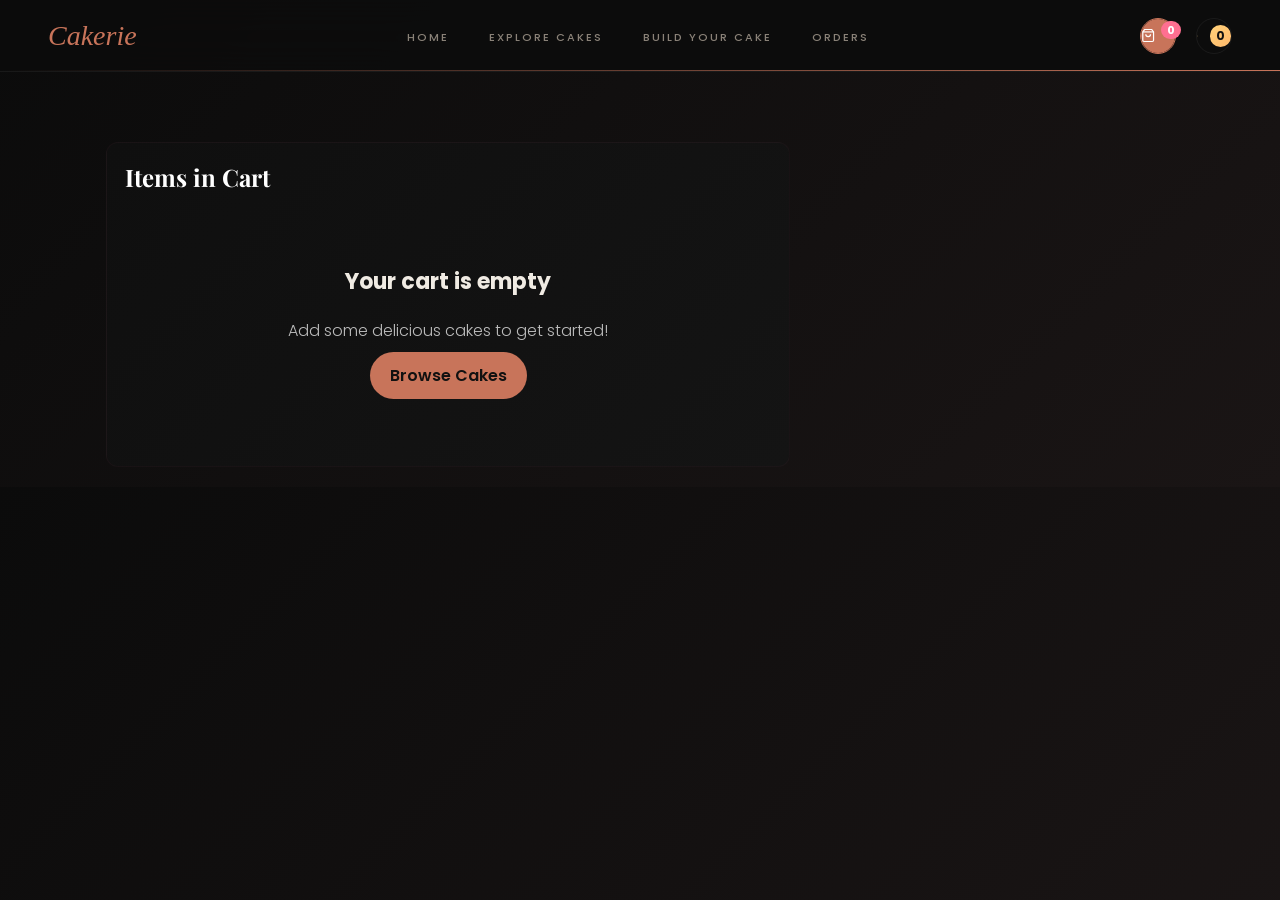
<file: cart.html>
<!DOCTYPE html>
<html lang="en">
<head>
<meta charset="UTF-8" />
<meta name="viewport" content="width=device-width, initial-scale=1.0" />
<title>Cakerie Cart</title>
<link rel="stylesheet" href="style.css" />
<link href="https://fonts.googleapis.com/css2?family=Playfair+Display:wght@500&family=Poppins:wght@300;400;500&display=swap" rel="stylesheet">

<style>


  body {
    background: linear-gradient(135deg, #0b0b0b, #1a1515);
    color: #fff;
    font-family: Poppins, sans-serif;
    margin: 0;
  }

 
  .cart-hero {
    max-width: 1100px;
    margin: 28px auto;
    padding: 22px;
    border-radius: 14px;
    background: linear-gradient(135deg, rgba(255, 111, 145, 0.03), transparent);
    border: 1px solid rgba(255, 111, 145, 0.06);
  }

  .cart-hero h1 {
    margin: 0;
    font-family: 'Playfair Display', serif;
    font-size: 28px;
    color: #fff;
  }

  .cart-hero p {
    margin: 6px 0 0;
    color: #ddd;
    font-size: 14px;
  }


  .cart-wrap {
    max-width: 1100px;
    margin: 20px auto;
    padding: 0 16px;
  }

  
  .cart-grid {
    display: grid;
    grid-template-columns: 1fr 360px;
    gap: 24px;
  }

  @media (max-width: 900px) {
    .cart-grid {
      grid-template-columns: 1fr;
    }
    .cart-hero {
      margin: 18px 12px;
    }
  }


  .cart-list {
    background: linear-gradient(135deg, #0f0f0f, #141414);
    padding: 18px;
    border-radius: 12px;
    border: 1px solid rgba(255, 111, 145, 0.04);
  }

  .cart-item {
    display: flex;
    gap: 16px;
    padding: 14px;
    border-radius: 10px;
    align-items: center;
    background: linear-gradient(180deg, rgba(255, 255, 255, 0.01), transparent);
    margin-bottom: 12px;
  }

  .cart-item img {
    width: 110px;
    height: 78px;
    object-fit: cover;
    border-radius: 8px;
    flex-shrink: 0;
  }

  .cart-item .meta h3 {
    margin: 0;
    font-family: 'Playfair Display', serif;
    font-size: 16px;
    color: #fff;
  }

  .cart-item .meta .meta-sub {
    color: #bbb;
    font-size: 13px;
    margin-top: 6px;
  }

  .cart-item .meta .price {
    margin-top: 8px;
    color: var(--accent);
    font-weight: 700;
  }

  .cart-item .controls {
    margin-left: auto;
    text-align: right;
    display: flex;
    flex-direction: column;
    gap: 8px;
  }


  .qty-controls {
    display: flex;
    gap: 8px;
    align-items: center;
  }

  .qty-controls button {
    background: transparent;
    border: 1px solid rgba(255, 255, 255, 0.06);
    color: #fff;
    padding: 6px 10px;
    border-radius: 8px;
    cursor: pointer;
  }

  .remove-link {
    background: transparent;
    border: none;
    color: #ff9aac;
    cursor: pointer;
    font-size: 13px;
  }


  .checkout-panel {
    background: linear-gradient(135deg, #0f0f0f, #111);
    padding: 20px;
    border-radius: 12px;
    border: 1px solid rgba(255, 111, 145, 0.04);
  }

  .checkout-panel h3 {
    margin: 0 0 12px;
    font-family: 'Playfair Display', serif;
  }

  .totals {
    display: flex;
    flex-direction: column;
    gap: 10px;
    margin-bottom: 12px;
  }

  .totals .row {
    display: flex;
    justify-content: space-between;
    color: #ccc;
  }

  .totals .total {
    font-size: 20px;
    color: #fff;
    font-weight: 700;
  }


  .pay-methods {
    display: flex;
    flex-direction: column;
    gap: 8px;
    margin: 12px 0;
  }

  .pay-methods label {
    display: flex;
    align-items: center;
    gap: 10px;
    padding: 12px 14px;
    border-radius: 12px;
    background: rgba(255, 255, 255, 0.04);
    cursor: pointer;
    border: 1px solid rgba(255, 255, 255, 0.08);
    transition: all 0.25s ease;
  }

  .pay-methods label:hover {
    background: rgba(255, 255, 255, 0.08);
  }


  .delivery-methods {
    display: flex;
    flex-direction: column;
    gap: 10px;
    margin-top: 10px;
  }

  .delivery-methods label {
    display: flex;
    align-items: center;
    justify-content: space-between;
    gap: 12px;
    padding: 12px 14px;
    border-radius: 12px;
    background: rgba(255, 255, 255, 0.04);
    cursor: pointer;
    border: 1px solid rgba(255, 255, 255, 0.08);
    transition: all 0.25s ease;
  }

  .delivery-methods label:hover {
    background: rgba(255, 255, 255, 0.08);
  }

  .option-tag {
    font-size: 12px;
    color: #b5f2c7;
    font-weight: 700;
  }

  .delivery-details {
    margin-top: 16px;
    display: grid;
    grid-template-columns: 1fr;
    gap: 10px;
  }

  .delivery-details input,
  .delivery-details textarea {
    width: 100%;
    padding: 12px;
    border-radius: 12px;
    border: 1px solid rgba(255, 255, 255, 0.08);
    background: rgba(255, 255, 255, 0.03);
    color: #fff;
  }


  .hidden {
    display: none !important;
  }


  .addr input,
  .addr textarea {
    width: 100%;
    padding: 10px;
    border-radius: 8px;
    border: 1px solid rgba(255, 255, 255, 0.06);
    background: transparent;
    color: #fff;
  }


  .btn-place {
    display: block;
    width: 100%;
    padding: 12px;
    border-radius: 10px;
    border: none;
    background: linear-gradient(135deg, var(--accent), var(--accent2));
    color: #fff;
    font-weight: 700;
    cursor: pointer;
  }

  .small-muted {
    font-size: 13px;
    color: #bbb;
  }

  .promo-applied {
    color: #bfe6c8;
    font-weight: 700;
  }

  .est-delivery {
    font-size: 13px;
    color: #ddd;
    margin-top: 8px;
  }

  
  .modal-backdrop {
    position: fixed;
    inset: 0;
    background: rgba(0, 0, 0, 0.6);
    display: flex;
    align-items: center;
    justify-content: center;
    z-index: 9999;
  }

  .modal {
    background: #0f0f0f;
    padding: 20px;
    border-radius: 12px;
    width: 90%;
    max-width: 520px;
    border: 1px solid rgba(255, 111, 145, 0.06);
  }

  .modal h4 {
    margin: 0 0 12px;
  }

  .modal .actions {
    display: flex;
    gap: 8px;
    justify-content: flex-end;
    margin-top: 12px;
  }

  
  .cart-empty {
    text-align: center;
    padding: 60px 20px;
  }

  .cart-empty h3 {
    color: var(--text-primary, #fff);
    margin-bottom: 20px;
    font-size: 22px;
  }

  .cart-empty p {
    color: #bbb;
    margin-bottom: 20px;
  }

  .cart-empty a {
    background: var(--accent, #221f20);
    color: #111;
    padding: 12px 20px;
    border-radius: 999px;
    text-decoration: none;
    font-weight: 600;
  }

  @media (max-width: 900px) {
    .cart-empty {
      padding: 40px 12px;
    }
  }

  
  .nav-spacer {
    height: 122px;
  }
</style>

</head>
<body>
<nav class="navbar">
  <a href="index.html" class="nav-logo">Cakerie</a>
  
  <ul class="nav-links">
    <li><a href="index.html" >Home</a></li>
    <li><a href="explore.html">Explore Cakes</a></li>
    <li><a href="build.html">Build Your Cake</a></li>
    <li><a href="order.html" >Orders</a></li>
  </ul>
  
  <div class="nav-right">
    <div class="nav-icons">
      
      <a href="cart.html" class="nav-icon active" title="Cart">
        <svg width="15" height="15" fill="none" stroke="currentColor" stroke-width="2" viewBox="0 0 24 24">
          <path d="M6 2 3 6v14a2 2 0 0 0 2 2h14a2 2 0 0 0 2-2V6l-3-4z"/>
          <line x1="3" y1="6" x2="21" y2="6"/>
          <path d="M16 10a4 4 0 0 1-8 0"/>
        </svg>
        <span class="cart-count" >0</span>
      </a>
      
      <a href="#" class="nav-icon nav-coin" title="Loyalty Points">
        <svg class="coin-icon" width="16" height="16" viewBox="0 0 24 24" fill="none" stroke="currentColor" stroke-width="1.5" xmlns="http://www.w3.org/2000/svg">
    <circle cx="12" cy="12" r="8" fill="url(#g)" stroke="none"></circle>
    <defs>
      <linearGradient id="g" x1="0" x2="1">
        <stop offset="0" stop-color="#ffd27a"/>
        <stop offset="1" stop-color="#ffb86b"/>
      </linearGradient>
    </defs>
    <text x="12" y="15" text-anchor="middle" font-size="10" font-family="sans-serif" fill="#111" font-weight="700">¢</text>
        </svg>
        <span class="coin-badge" id="coinBadge">0</span>
        <div class="coin-tooltip" id="coinTooltip">Earn: 10 points per ₹1000. 1 point = ₹1. Redeem instantly at checkout.</div>
      </a>
    </div>
    
   
    <div class="hamburger">
        <svg xmlns="http://www.w3.org/2000/svg" fill="none" viewBox="0 0 24 24" stroke-width="1.5" stroke="#e8957a" class="size-6">
  <path stroke-linecap="round" stroke-linejoin="round" d="M3.75 6.75h16.5M3.75 12h16.5m-16.5 5.25h16.5" />
</svg>
  </div>
  </div>
</nav>

<div class="nav-spacer" aria-hidden="true"></div>

<div class="cart-hero">
  <h1>Your Order</h1>
  <p>Review your items, select payment, and place your order — crafted with love.</p>
</div>

<div class="cart-wrap">
  <div class="cart-grid">
    <section class="cart-list">
      <h2 id="cart-heading" style="font-family:Playfair Display; margin:0 0 12px">Items in Cart</h2>
      <div id="items"></div>
      <div id="empty" class="cart-empty" style="display:none">
        <h3>Your cart is empty</h3>
        <p>Add some delicious cakes to get started!</p>
        <a href="explore.html">Browse Cakes</a>
      </div>
    </section>

    <aside class="checkout-panel">
      <h3>Checkout</h3>
      <div class="totals">
        <div class="row"><div class="small-muted">Subtotal</div><div id="subtotal">₹0</div></div>
        <div class="row"><div class="small-muted">Delivery</div><div id="shipping">₹0</div></div>
        <div class="row total"><div>Total</div><div id="total">₹0</div></div>
      </div>
    
    
      <div id="loyaltyBlock" style="margin-top: 12px;">
        <div style="font-weight:600; margin-bottom:6px">Loyalty Points</div>
        <div style="display:flex; gap:8px; align-items:center">
          <div id="loyaltyBalance" class="small-muted">Points: 0</div>
          <input type="checkbox" id="applyLoyalty" style="display:none">
          <button id="applyLoyaltyBtn" style="margin-left:auto; padding:8px 12px; border-radius:8px; border:none; background:linear-gradient(135deg,#ffd27a,#ffb86b); color:#111; font-weight:700; cursor:pointer">
            Apply points
          </button>
          <div id="loyaltyPreview" style="margin-left:8px; color:#bfe6c8; font-size:13px; white-space:nowrap">
            You save: ₹0
          </div>
        </div>
      </div>

      <div class="delivery-method">
        <div style="font-weight:600; margin-bottom:10px">Delivery option</div>
        <div class="delivery-methods">
          <label><input type="radio" name="delivery_option" value="home"> Home Delivery <span class="option-tag">₹80</span></label>
          <label><input type="radio" name="delivery_option" value="pickup"> Shop Pickup <span class="option-tag">Free</span></label>
        </div>
        <div id="deliveryHint" class="small-muted" style="margin-top:10px">Select a delivery option to unlock payment.</div>
      </div>

      <div id="paymentSection" class="hidden">
        <div style="font-weight:600; margin-bottom:8px">Payment</div>
        <div class="pay-methods">
          <label><input type="radio" name="pay" value="card"> Credit / Debit Card</label>
          <label><input type="radio" name="pay" value="upi"> UPI</label>
        </div>
      </div>

      <div id="deliveryContactBlock" class="hidden">
        <div style="font-weight:600; margin-bottom:8px">Customer Details</div>
        <div class="delivery-details">
          <input id="name" placeholder="Full name">
          <input id="phone" placeholder="Phone number">
          <input id="email" placeholder="Email address">
        </div>
      </div>

      <div id="deliveryBlock" class="hidden">
        <div style="font-weight:600;margin-bottom:8px">Delivery Address</div>
        <div class="delivery-details">
          <textarea id="addr" placeholder="Full address" rows="3"></textarea>
        </div>
      </div>

      <div style="margin-top:14px; display:flex; gap:8px; flex-direction:column">
        <button id="placeOrder" class="btn-place">Place Order</button>
        <button id="clearCart" style="background:transparent; border:1px solid rgba(255,255,255,0.06); color:#fff;padding:10px; border-radius:8px; cursor:pointer">Clear Cart</button>
      </div>

      <div id="orderMsg" style="margin-top:12px; color:#bfe6c8; display:none"></div>
    </aside>
  </div>
</div>
<script src="script.js"></script>
<script src="cart.js"></script>
</body>
</html>
</file>
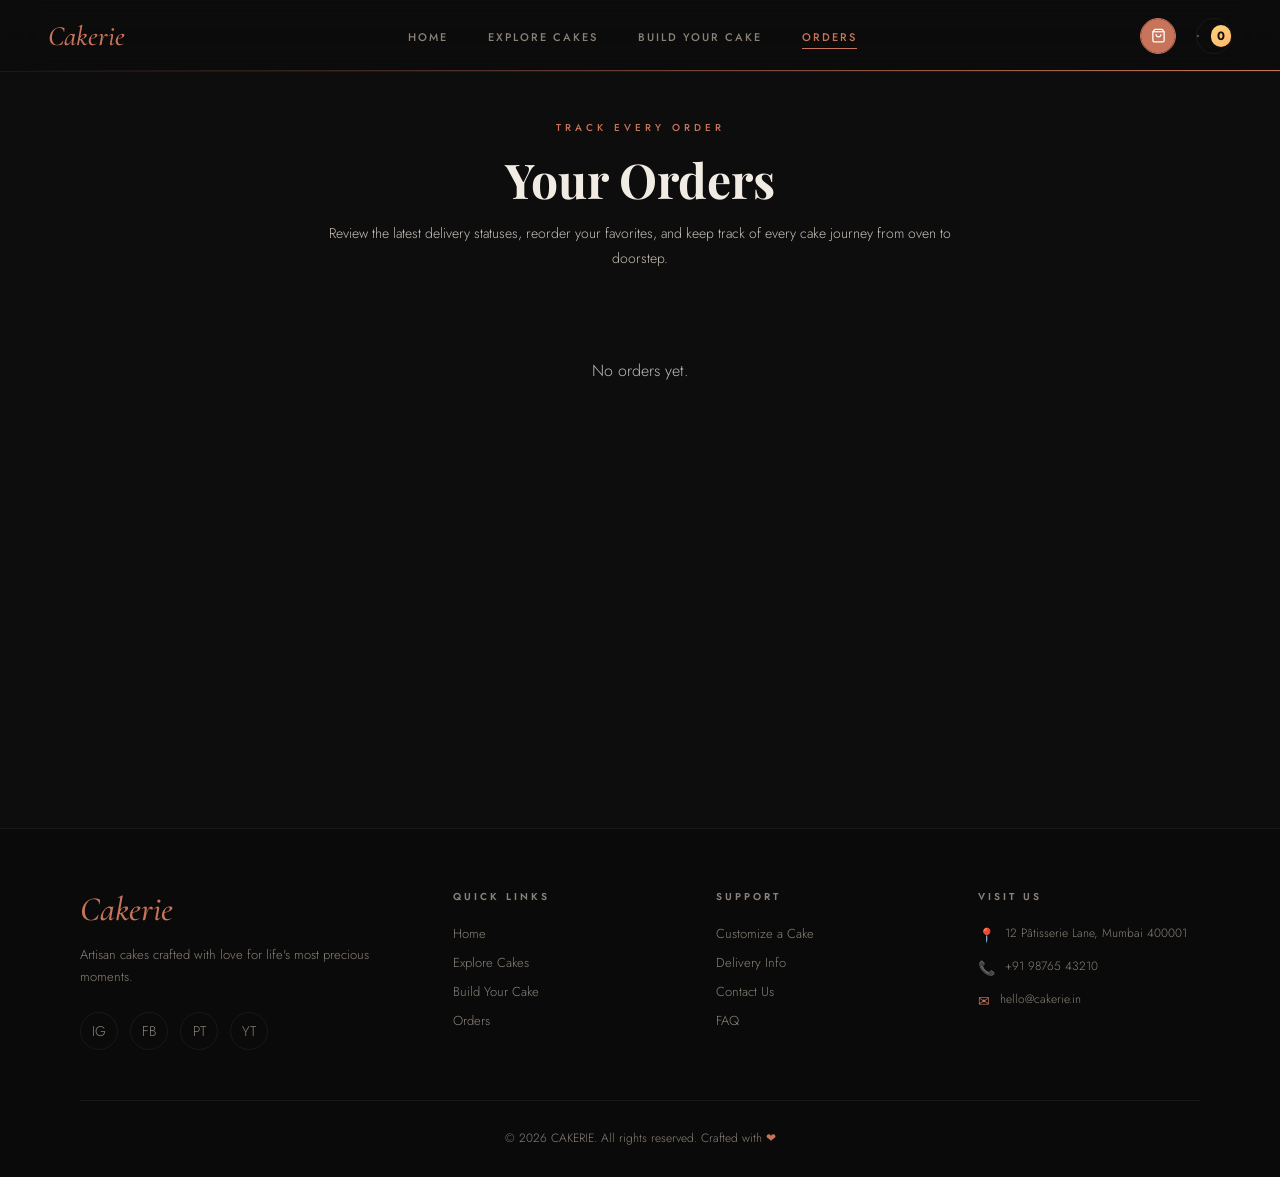
<file: order.html>
<!DOCTYPE html>
<html lang="en">
<head>
  <meta charset="UTF-8" />
  <meta name="viewport" content="width=device-width, initial-scale=1.0"/>
  <title>Your Orders – Cakerie</title>
  <link rel="preconnect" href="https://fonts.googleapis.com">
  <link rel="preconnect" href="https://fonts.gstatic.com" crossorigin>
  <link href="https://fonts.googleapis.com/css2?family=Playfair+Display:ital,wght@0,400;0,500;0,600;0,700;1,400;1,500&family=Cormorant+Garamond:ital,wght@0,300;0,400;0,500;1,400&family=Jost:wght@300;400;500;600&display=swap" rel="stylesheet">
  <link rel="stylesheet" href="style.css"/>
  <style>
    body {
      background: var(--bg-dark);
    }
    main {
      padding: 120px 40px 60px;
      min-height: calc(100vh - 72px);
    }
    .orders-header {
      text-align: center;
      margin-bottom: 40px;
      animation: fadeInUp 0.8s ease both;
    }
    .orders-title {
      font-family: var(--font-serif);
      font-size: clamp(34px, 5vw, 48px);
      color: var(--text-primary);
      margin-bottom: 10px;
    }
    .orders-subtitle {
      color: var(--text-light);
      font-size: 14px;
      max-width: 680px;
      margin: 0 auto;
      line-height: 1.8;
    }
    .orders-grid {
      display: grid;
      grid-template-columns: repeat(3, minmax(0, 1fr));
      gap: 24px;
    }
    .order-card {
      background: #121212;
      border: 1px solid rgba(255,255,255,0.04);
      border-radius: 28px;
      padding: 28px;
      box-shadow: 0 22px 60px rgba(0,0,0,0.35);
      transition: transform 0.3s ease, border-color 0.3s ease;
      overflow: hidden;
    }
    .order-card:hover {
      transform: translateY(-6px);
      border-color: rgba(200,116,90,0.2);
    }
    .order-title {
      font-family: var(--font-serif);
      font-size: 22px;
      color: var(--text-primary);
      margin-bottom: 14px;
    }
    .order-details {
      color: var(--text-light);
      font-size: 14px;
      margin-bottom: 8px;
      line-height: 1.7;
    }
    .order-status {
      margin: 18px 0 22px;
      font-size: 15px;
      font-weight: 600;
    }
    .status-delivered { color: #4caf50; }
    .status-pending { color: #ff9800; }
    .status-cancelled { color: #f44336; }
    .order-actions {
      display: flex;
      flex-direction: row;
      flex-wrap: nowrap;
      gap: 12px;
      margin-bottom: 18px;
      align-items: center;
    }
    .order-actions a {
      display: inline-flex;
      align-items: center;
      justify-content: center;
      padding: 12px 24px;
      border-radius: 999px;
      font-size: 13px;
      font-weight: 600;
      min-width: 110px;
      text-align: center;
    }
    .order-actions .btn-view {
      background: var(--accent);
      color: #111;
    }
    
    .order-note {
      font-size: 13px;
      color: var(--text-muted);
      margin-top: 18px;
      line-height: 1.7;
    }

    @media (max-width: 1024px) {
      .orders-grid { grid-template-columns: repeat(2, minmax(0, 1fr)); }
    }
    @media (max-width: 767px) {
      main { padding: 100px 20px 40px; }
      .orders-grid { grid-template-columns: 1fr; }
    }
    /* Order card with image */
    .order-card { display: flex; gap: 18px; align-items: flex-start; }
    .order-thumb { width: 120px; height: 100px; border-radius: 12px; overflow: hidden; flex-shrink: 0; background: linear-gradient(135deg,#1a1515,#0f0f0f); display:flex;align-items:center;justify-content:center }
    .order-thumb img{width:100%;height:100%;object-fit:cover}
    .order-meta { flex:1 }
    .order-meta .order-title { margin:0 0 6px }
    .order-meta .order-details { margin:2px 0 }

    /* Modal */
    .order-modal-backdrop{position:fixed;inset:0;background:rgba(0,0,0,0.6);display:none;align-items:center;justify-content:center;z-index:2000}
    .order-modal{background:#0f0f0f;padding:20px;border-radius:12px;width:92%;max-width:760px;border:1px solid rgba(255,255,255,0.04);color:#fff}
    .order-modal h3{margin:0 0 12px}
    .order-items{display:flex;flex-direction:column;gap:12px;margin-bottom:12px}
    .order-item-row{display:flex;gap:12px;align-items:center}
    .order-item-row img{width:64px;height:64px;object-fit:cover;border-radius:8px}
    .order-modal .row{display:flex;justify-content:space-between;margin-top:8px}
    .btn-plain{background:transparent;border:1px solid rgba(255,255,255,0.06);color:#fff;padding:8px 12px;border-radius:8px;cursor:pointer}
    .btn-primary{background:linear-gradient(135deg,var(--accent),var(--accent-light));color:#111;padding:10px 14px;border-radius:10px;border:none;cursor:pointer}
  </style>
</head>
<body>
  <nav class="navbar">
    <a href="index.html" class="nav-logo">Cakerie</a>
    <ul class="nav-links">
      <li><a href="index.html">Home</a></li>
      <li><a href="explore.html">Explore Cakes</a></li>
      <li><a href="build.html">Build Your Cake</a></li>
      <li><a href="order.html" class="active">Orders</a></li>
    </ul>

    <div class="nav-right">
      <div class="nav-icons">
        
<a href="cart.html" class="nav-icon active" title="Cart">          <svg width="15" height="15" fill="none" stroke="currentColor" stroke-width="2" viewBox="0 0 24 24">
            <path d="M6 2 3 6v14a2 2 0 0 0 2 2h14a2 2 0 0 0 2-2V6l-3-4z"/>
            <line x1="3" y1="6" x2="21" y2="6"/>
            <path d="M16 10a4 4 0 0 1-8 0"/>
          </svg>
        </a>
        <a href="#" class="nav-icon nav-coin" title="Loyalty Points">
  <svg class="coin-icon" width="16" height="16" viewBox="0 0 24 24" fill="none" stroke="currentColor" stroke-width="1.5" xmlns="http://www.w3.org/2000/svg">
    <circle cx="12" cy="12" r="8" fill="url(#g)" stroke="none"></circle>
    <defs>
      <linearGradient id="g" x1="0" x2="1">
        <stop offset="0" stop-color="#ffd27a"/>
        <stop offset="1" stop-color="#ffb86b"/>
      </linearGradient>
    </defs>
    <text x="12" y="15" text-anchor="middle" font-size="10" font-family="sans-serif" fill="#111" font-weight="700">¢</text>
  </svg>
  <span class="coin-badge" id="coinBadge">0</span>
  <div class="coin-tooltip" id="coinTooltip">Earn: 10 points per ₹1000. 1 point = ₹1. Redeem instantly at checkout.</div>
</a>
      </div>
      <div class="hamburger">
        <svg xmlns="http://www.w3.org/2000/svg" fill="none" viewBox="0 0 24 24" stroke-width="1.5" stroke="#e8957a" class="size-6">
          <path stroke-linecap="round" stroke-linejoin="round" d="M3.75 6.75h16.5M3.75 12h16.5m-16.5 5.25h16.5" />
        </svg>
      </div>
    </div>
  </nav>

  <main>
    <div class="orders-header">
      <span class="section-label">Track Every Order</span>
      <h1 class="orders-title">Your Orders</h1>
      <p class="orders-subtitle">Review the latest delivery statuses, reorder your favorites, and keep track of every cake journey from oven to doorstep.</p>
    </div>

    <div id="ordersGrid" class="orders-grid">
     
    </div>

   
    <div id="orderModalBackdrop" class="order-modal-backdrop" aria-hidden="true">
      <div class="order-modal" role="dialog" aria-modal="true">
        <div id="modalContent">
          <div class="order-items" id="modalItems"></div>
          <div class="row"><div><strong>Subtotal</strong></div><div id="modalSubtotal">₹0</div></div>
          <div class="row"><div><strong>Shipping</strong></div><div id="modalShipping">₹0</div></div>
          <div class="row"><div><strong>Tax</strong></div><div id="modalTax">₹0</div></div>
          <div class="row"><div><strong>Total</strong></div><div id="modalTotal">₹0</div></div>
          <hr style="border:none;border-top:1px solid rgba(255,255,255,0.04);margin:12px 0">
          <div><strong>Customer</strong></div>
          <div id="modalCustomer" style="color:#cfcfcf;font-size:14px;margin-top:6px"></div>
        </div>
        <div style="display:flex;gap:8px;justify-content:flex-end;margin-top:14px">
          <button id="modalClose" class="btn-plain">Close</button>
          
        </div>
      </div>
    </div>
  </main>

  <footer>
    <div class="footer-grid">
      <div>
        <a href="index.html" class="footer-logo">Cakerie</a>
        <p class="footer-tagline">Artisan cakes crafted with love for life's most precious moments.</p>
        <div class="footer-socials">
          <a href="#" class="social-icon" title="Instagram">IG</a>
          <a href="#" class="social-icon" title="Facebook">FB</a>
          <a href="#" class="social-icon" title="Pinterest">PT</a>
          <a href="#" class="social-icon" title="YouTube">YT</a>
        </div>
      </div>
      <div>
        <div class="footer-heading">Quick Links</div>
        <div class="footer-links">
          <a href="index.html">Home</a>
          <a href="explore.html">Explore Cakes</a>
          <a href="build.html">Build Your Cake</a>
          <a href="order.html">Orders</a>
        </div>
      </div>
      <div>
        <div class="footer-heading">Support</div>
        <div class="footer-links">
          <a href="#">Customize a Cake</a>
          <a href="#">Delivery Info</a>
          <a href="#">Contact Us</a>
          <a href="#">FAQ</a>
        </div>
      </div>
      <div>
        <div class="footer-heading">Visit Us</div>
        <div class="footer-contact-item">
          <span class="footer-contact-icon">📍</span>
          <span>12 Pâtisserie Lane, Mumbai 400001</span>
        </div>
        <div class="footer-contact-item">
          <span class="footer-contact-icon">📞</span>
          <span>+91 98765 43210</span>
        </div>
        <div class="footer-contact-item">
          <span class="footer-contact-icon">✉</span>
          <span>hello@cakerie.in</span>
        </div>
      </div>
    </div>
    <div class="footer-bottom">
      ©️ 2026 CAKERIE. All rights reserved. Crafted with <span class="heart">❤</span>
    </div>
  </footer>

  <script src="script.js"></script>
  <script src="cart.js"></script>

  <script>
  document.addEventListener('DOMContentLoaded', () => {
    
    function getStoredOrders() {
      return readOrders();
    }

  
    function saveOrders(orders) {
      if (window.writeOrders) window.writeOrders(orders);
      else localStorage.setItem('cakerie_orders', JSON.stringify(orders));
    }

    function renderOrders() {
      const orders = getStoredOrders();
      const grid = document.getElementById('ordersGrid');
      grid.innerHTML = '';

      if (!orders.length) {
        grid.innerHTML = '<div style="grid-column:1/-1;text-align:center;color:#bbb;padding:48px">No orders yet.</div>';
        return;
      }

      orders.forEach(order => {
        const card = document.createElement('div');
        card.className = 'order-card';

        const firstItem = order.items && order.items[0];
        const imgSrc = (firstItem && firstItem.img) 
          ? firstItem.img 
          : 'https://plus.unsplash.com/premium_vector-1713986485734-8d5eea98b771?q=80&w=1480&auto=format&fit=crop&ixlib=rb-4.1.0&ixid=M3wxMjA3fDB8MHxwaG90by1wYWdlfHx8fGVufDB8fHx8fA%3D%3D';

        const orderTitle = (firstItem && (firstItem.title || firstItem.name)) || 'Order';
        const orderStatus = order.status || 'Preparing';
        

        const statusClass = orderStatus === 'Delivered' ? 'status-delivered' 
                          : (orderStatus === 'Cancelled' ? 'status-cancelled' : 'status-pending');

        card.innerHTML = `
          <div class="order-thumb"><img src="${imgSrc}" alt="order thumbnail"></div>
          <div class="order-meta">
            <div class="order-title">${orderTitle}</div>
            <div class="order-details">Order ID: ${order.id}</div>
            <div class="order-details">Date: ${order.date ? new Date(order.date).toLocaleString() : ''}</div>
            <div class="order-status ${statusClass}">${orderStatus}</div>
            <div style="margin-top:8px">${order.note || ''}</div>
            <div class="order-actions" style="margin-top:12px">
              <button class="btn-plain btn-view" data-id="${order.id}">View</button>
            </div>
          </div>
        `;
        grid.appendChild(card);
      });

      document.querySelectorAll('.btn-view').forEach(btn => {
        btn.removeEventListener('click', viewHandler);
        btn.addEventListener('click', viewHandler);
      });
    }

    function viewHandler(e) {
      const id = e.currentTarget.getAttribute('data-id');
      openOrderModal(id);
    }

    function openOrderModal(id) {
      const orders = getStoredOrders();
      const ord = orders.find(o => o.id && o.id.toString() === id.toString());
      if (!ord) return alert('Order not found');

      const itemsEl = document.getElementById('modalItems');
      itemsEl.innerHTML = '';
      
      (ord.items || []).forEach(it => {
        const row = document.createElement('div');
        row.className = 'order-item-row';
        
        const img = document.createElement('img');
        img.src = it.img || 'https://plus.unsplash.com/premium_vector-1713986485734-8d5eea98b771?q=80&w=1480&auto=format&fit=crop&ixlib=rb-4.1.0&ixid=M3wxMjA3fDB8MHxwaG90by1wYWdlfHx8fGVufDB8fHx8fA%3D%3D';
        img.alt = it.title || it.name || 'Item';
        
        const info = document.createElement('div');
        info.style.flex = '1';
        info.innerHTML = `<div style="font-weight:600">${it.title || it.name || 'Item'}</div><div style="color:#bbb">Qty: ${it.qty || it.quantity || 1}</div>`;
        
        const price = document.createElement('div');
        price.innerHTML = `<div style="font-weight:700;color:var(--accent)">₹${it.price || 0}</div>`;
        
        row.append(img, info, price);
        itemsEl.appendChild(row);
      });

      const totals = ord.totals || { sub: 0, shipping: 0, tax: 0, total: 0 };
      document.getElementById('modalSubtotal').textContent = '₹' + (totals.sub || 0);
      document.getElementById('modalShipping').textContent = '₹' + (totals.shipping || 0);
      document.getElementById('modalTax').textContent = '₹' + (totals.tax || 0);
      document.getElementById('modalTotal').textContent = '₹' + (totals.total || 0);

      let loyaltyAmt = totals.loyalty_discount || totals.loyalty_redeemed || 0;
      let existingRow = document.getElementById('modalLoyaltyRow');
      if (loyaltyAmt > 0) {
        if (!existingRow) {
          const row = document.createElement('div');
          row.className = 'row';
          row.id = 'modalLoyaltyRow';
          row.innerHTML = '<div><strong>Loyalty discount</strong></div><div id="modalLoyalty">-₹0</div>';
          const modalContent = document.getElementById('modalContent');
          const rows = modalContent.querySelectorAll('.row');
          if (rows[1]) rows[1].parentNode.insertBefore(row, rows[2] || null);
          else modalContent.insertBefore(row, document.getElementById('modalTotal'));
          existingRow = row;
        }
        document.getElementById('modalLoyalty').textContent = '-₹' + loyaltyAmt;
      } else if (existingRow) {
        existingRow.remove();
      }

      const cust = ord.customer || {};
      document.getElementById('modalCustomer').innerHTML = `<div>${cust.name || ''}</div><div>${cust.phone || ''}</div><div style="color:#bbb">${cust.address || ''}</div>`;

      document.getElementById('orderModalBackdrop').style.display = 'flex';
    }

    
    renderOrders();

    document.getElementById('modalClose').addEventListener('click', () => {
      document.getElementById('orderModalBackdrop').style.display = 'none';
    });
    document.querySelectorAll('.order-status').forEach(status => {
      status.addEventListener('mouseenter', () => status.style.textShadow = '0 0 10px currentColor');
      status.addEventListener('mouseleave', () => status.style.textShadow = 'none');
    });
  });
</script>
  
</body>
</html>
</file>
<file: style.css>
:root {
  --bg-dark: #0d0d0d;
  --bg-card: #161616;
  --bg-card2: #1a1a1a;
  --accent: #c8745a;
  --accent-light: #e8957a;
  --accent-gold: #d4a96a;
  --text-primary: #f0ebe3;
  --text-muted: #8a8278;
  --text-light: #c8c0b8;
  --border: rgba(200,116,90,0.18);
  --border-subtle: rgba(255,255,255,0.06);
  --font-serif: 'Playfair Display', serif;
  --font-display: 'Cormorant Garamond', serif;
  --font-body: 'Jost', sans-serif;
}

*, *::before, *::after { box-sizing: border-box; margin: 0; padding: 0; }

html { scroll-behavior: smooth; }

body {
  background: var(--bg-dark);
  color: var(--text-primary);
  font-family: var(--font-body);
  font-weight: 300;
  overflow-x: hidden;
}

a { text-decoration: none; color: inherit; transition: color 0.3s ease; }
img { display: block; max-width: 100%; }
ul { list-style: none; }


@keyframes fadeInUp {
  from { opacity: 0; transform: translateY(40px); }
  to   { opacity: 1; transform: translateY(0); }
}
@keyframes fadeInDown {
  from { opacity: 0; transform: translateY(-30px); }
  to   { opacity: 1; transform: translateY(0); }
}
@keyframes fadeInLeft {
  from { opacity: 0; transform: translateX(-50px); }
  to   { opacity: 1; transform: translateX(0); }
}
@keyframes fadeInRight {
  from { opacity: 0; transform: translateX(50px); }
  to   { opacity: 1; transform: translateX(0); }
}
@keyframes fadeIn {
  from { opacity: 0; }
  to   { opacity: 1; }
}
@keyframes scaleIn {
  from { opacity: 0; transform: scale(0.85); }
  to   { opacity: 1; transform: scale(1); }
}
@keyframes shimmer {
  0%   { background-position: -200% center; }
  100% { background-position: 200% center; }
}
@keyframes float {
  0%, 100% { transform: translateY(0px); }
  50%       { transform: translateY(-12px); }
}
@keyframes pulse-glow {
  0%, 100% { box-shadow: 0 0 20px rgba(200,116,90,0.3); }
  50%       { box-shadow: 0 0 40px rgba(200,116,90,0.6); }
}
@keyframes marquee {
  0%   { transform: translateX(0); }
  100% { transform: translateX(-50%); }
}
@keyframes spin-slow {
  from { transform: rotate(0deg); }
  to   { transform: rotate(360deg); }
}
@keyframes slideInBanner {
  0%   { opacity: 0; transform: scale(1.08) translateX(20px); }
  100% { opacity: 1; transform: scale(1) translateX(0); }
}
@keyframes glowPulse {
  0%, 100% { text-shadow: 0 0 20px rgba(200,116,90,0.4); }
  50%       { text-shadow: 0 0 40px rgba(200,116,90,0.8), 0 0 60px rgba(200,116,90,0.4); }
}
@keyframes starTwinkle {
  0%, 100% { opacity: 1; transform: scale(1); }
  50%       { opacity: 0.6; transform: scale(0.8); }
}
@keyframes backgroundShift {
  0%   { background-position: 0% 50%; }
  50%  { background-position: 100% 50%; }
  100% { background-position: 0% 50%; }
}
@keyframes navSlide {
  from { opacity: 0; transform: translateY(-100%); }
  to   { opacity: 1; transform: translateY(0); }
}
@keyframes logoAppear {
  from { opacity: 0; transform: scale(0.5) rotate(-10deg); }
  to   { opacity: 1; transform: scale(1) rotate(0deg); }
}
@keyframes badgePop {
  0%   { transform: scale(0) rotate(-20deg); }
  60%  { transform: scale(1.15) rotate(5deg); }
  100% { transform: scale(1) rotate(0deg); }
}


.navbar {
  position: fixed;
  top: 0; left: 0; right: 0;
  z-index: 1000;
  display: flex;
  align-items: center;
  justify-content: space-between;
  padding: 0 48px;
  height: 72px;
  background: rgba(13,13,13,0.92);
  backdrop-filter: blur(20px);
  -webkit-backdrop-filter: blur(20px);
  border-bottom: 1px solid var(--border-subtle);
  animation: navSlide 0.8s cubic-bezier(0.16,1,0.3,1) both;
}

.navbar::after {
  content: '';
  position: absolute;
  bottom: 0; left: 0; right: 0;
  height: 1px;
  background: linear-gradient(90deg, transparent, var(--accent), transparent);
  animation: shimmer 3s linear infinite;
  background-size: 200% auto;
}


.nav-logo {
  font-family: var(--font-display);
  font-size: 28px;
  font-weight: 500;
  font-style: italic;
  color: var(--accent);
  animation: logoAppear 1s cubic-bezier(0.34,1.56,0.64,1) 0.3s both;
  transition: transform 0.3s ease, text-shadow 0.3s ease;
  display: inline-block;
  cursor: pointer;
}
.nav-logo:hover {
  transform: scale(1.05);
  text-shadow: 0 0 20px rgba(200,116,90,0.5);
}


.nav-links {
  display: flex;
  gap: 40px;
  align-items: center;
  list-style: none;
  margin: 0;
  padding: 0;
}

.nav-links li {
  animation: fadeInDown 0.6s ease both;
}
.nav-links li:nth-child(1) { animation-delay: 0.4s; }
.nav-links li:nth-child(2) { animation-delay: 0.5s; }
.nav-links li:nth-child(3) { animation-delay: 0.6s; }

.nav-links a {
  font-size: 11px;
  font-weight: 500;
  letter-spacing: 2px;
  text-transform: uppercase;
  color: var(--text-muted);
  position: relative;
  padding-bottom: 4px;
  transition: color 0.3s ease;
  text-decoration: none;
}

.nav-links a::after {
  content: '';
  position: absolute;
  bottom: 0; left: 0;
  width: 100%; height: 1px;
  background: var(--accent);
  transform: scaleX(0);
  transform-origin: left;
  transition: transform 0.3s cubic-bezier(0.4,0,0.2,1);
}

.nav-links a:hover,
.nav-links a.active {
  color: var(--text-primary);
}
.nav-links a:hover::after,
.nav-links a.active::after {
  transform: scaleX(1);
}
.nav-links a.active {
  color: var(--accent);
}


.nav-right {
  display: flex;
  align-items: center;
  gap: 20px;
  animation: fadeInDown 0.6s ease 0.7s both;
}


.nav-icons {
  display: flex;
  gap: 20px;
  align-items: center;
}

.nav-icon {
  width: 36px; height: 36px;
  display: flex; align-items: center; justify-content: center;
  border-radius: 50%;
  border: 1px solid var(--border-subtle);
  color: var(--text-muted);
  font-size: 14px;
  transition: all 0.3s ease;
  position: relative;
  overflow: visible;
  text-decoration: none;
}
.nav-icon::before {
  content: '';
  position: absolute;
  inset: 0;
  background: var(--accent);
  border-radius: 50%;
  transform: scale(0);
  transition: transform 0.3s ease;
}
.nav-icon:hover {
  color: #fff;
  border-color: var(--accent);
}
.nav-icon:hover::before { transform: scale(1); }
.nav-icon svg { position: relative; z-index: 1; display: block; margin: 0 auto; }
.nav-icon span { position: relative; z-index: 1; }

/* Active state for nav icons (visible when on the cart page) */
.nav-icon.active {
  color: #fff;
  border-color: var(--accent);
}
.nav-icon.active::before { transform: scale(1); }

/* ===== Loyalty Coin Icon ===== */
.nav-coin {
  position: relative;
  display: inline-flex;
  align-items: center;
  gap: 8px;
}

.nav-coin .coin-badge {
  background: linear-gradient(135deg, #ffd27a, #ffb86b);
  color: #111;
  padding: 2px 6px;
  border-radius: 999px;
  font-weight: 700;
  font-size: 12px;
  margin-left: 4px;
}

.coin-tooltip {
  position: absolute;
  right: 0;
  top: 40px;
  min-width: 220px;
  background: rgba(15, 15, 15, 0.98);
  border: 1px solid rgba(255, 255, 255, 0.04);
  padding: 12px;
  border-radius: 8px;
  color: #ddd;
  box-shadow: 0 8px 30px rgba(0, 0, 0, 0.5);
  display: none;
  z-index: 3000;
}

.coin-icon {
  animation: coinShine 2.5s infinite linear;
}

@keyframes coinShine {
  0%   { filter: drop-shadow(0 0 0 rgba(255, 200, 100, 0.0)); }
  50%  { filter: drop-shadow(0 0 10px rgba(255, 200, 100, 0.6)); }
  100% { filter: drop-shadow(0 0 0 rgba(255, 200, 100, 0.0)); }
}

.hamburger {
  display: none;
  position: relative;
  width: 30px;
  height: 30px;
  cursor: pointer;
}

/* Add-to-cart button styles */
.add-cart {
  position: absolute;
  left: 50%;
  top: 50%;
  transform: translate(-50%, 20px) scale(0.96);
  opacity: 0;
  background: linear-gradient(135deg, #ff6f91, #ff9aac);
  color: #fff;
  border: none;
  padding: 10px 18px;
  border-radius: 999px;
  font-weight: 600;
  letter-spacing: 0.6px;
  cursor: pointer;
  box-shadow: 0 10px 30px rgba(255,111,145,0.25);
  transition: all 0.32s cubic-bezier(0.2,0.9,0.2,1);
  z-index: 4;
  pointer-events: none;
}

.card:hover .add-cart {
  opacity: 1;
  transform: translate(-50%, -8px) scale(1);
  pointer-events: auto;
}

.add-cart:active {
  transform: translate(-50%, -6px) scale(0.98);
}

/* Cart count badge */
.cart-count {
  display: inline-block;
  min-width: 18px;
  height: 18px;
  line-height: 18px;
  font-size: 11px;
  text-align: center;
  background: #ff6f91;
  color: #fff;
  border-radius: 999px;
  padding: 0 6px;
  position: absolute;
  top: -6px;
  right: -6px;
  font-weight: 700;
  z-index: 2;
}

.cart-toast {
  position: fixed;
  right: 24px;
  bottom: 24px;
  background: rgba(20,20,20,0.9);
  color: #fff;
  padding: 12px 16px;
  border-radius: 10px;
  box-shadow: 0 10px 30px rgba(0,0,0,0.5);
  z-index: 9999;
  transform: translateY(12px);
  opacity: 0;
  transition: all 0.28s ease;
}
.cart-toast.show { opacity: 1; transform: translateY(0); }


@media (max-width: 767px) {
  .navbar {
    padding: 0 20px;
    height: 64px;
  }

  .nav-links {
    position: fixed;
    top: 64px;
    left: 100%;
    width: 100%;
    height: calc(100vh - 64px);
    background: rgba(13, 13, 13, 0.98);
    backdrop-filter: blur(20px);
    flex-direction: column;
    justify-content: center;
    gap: 30px;
    z-index: 999;
    margin: 0;
    padding: 40px;
    transition: left 0.4s ease;
  }
  
  .nav-logo {
    font-size: 24px;
  }
  
  .nav-links.show{
    left: 0;
  }

  .hamburger {
    display: block;
  }
  
  .nav-links a {
    font-size: 18px;
    padding: 12px 0;
    display: block;
    text-align: center;
  }

  .nav-icons {
    display: flex;
    gap: 18px;
    align-items: center;
  }

  .nav-icons .nav-icon[title="Search"] {
    display: none;
  }
  
  .nav-right {
    gap: 0;
  }
}

@media (max-width: 479px) {
  .navbar {
    height: 60px;
  }
  
  .nav-links {
    top: 60px;
    height: calc(100vh - 60px);
  }
  
  
  /* More specific selector */
  .nav-links.show {
    left: 0!important;
   
  }
}


.section-label {
  font-size: 10px;
  font-weight: 500;
  letter-spacing: 4px;
  text-transform: uppercase;
  color: var(--accent);
  margin-bottom: 12px;
  display: block;
}

/* ===== BUTTONS ===== */
.btn-primary {
  display: inline-flex;
  align-items: center;
  gap: 8px;
  padding: 13px 28px;
  background: var(--accent);
  color: #fff;
  font-family: var(--font-body);
  font-size: 11px;
  font-weight: 500;
  letter-spacing: 2px;
  text-transform: uppercase;
  border: none;
  border-radius: 30px;
  cursor: pointer;
  transition: all 0.3s cubic-bezier(0.4,0,0.2,1);
  position: relative;
  overflow: hidden;
}
.btn-primary::before {
  content: '';
  position: absolute;
  inset: 0;
  background: linear-gradient(135deg, var(--accent-light), var(--accent));
  opacity: 0;
  transition: opacity 0.3s ease;
}
.btn-primary:hover {
  transform: translateY(-2px);
  box-shadow: 0 8px 25px rgba(200,116,90,0.4);
}
.btn-primary:hover::before { opacity: 1; }
.btn-primary span { position: relative; z-index: 1; }

.btn-outline {
  display: inline-flex;
  align-items: center;
  gap: 8px;
  padding: 12px 26px;
  background: transparent;
  color: var(--text-primary);
  font-family: var(--font-body);
  font-size: 11px;
  font-weight: 500;
  letter-spacing: 2px;
  text-transform: uppercase;
  border: 1px solid rgba(255,255,255,0.2);
  border-radius: 30px;
  cursor: pointer;
  transition: all 0.3s ease;
}
.btn-outline:hover {
  border-color: var(--accent);
  color: var(--accent);
  transform: translateY(-2px);
}

.btn-cart {
  display: inline-flex;
  align-items: center;
  gap: 6px;
  padding: 9px 18px;
  background: var(--accent);
  color: #fff;
  font-size: 10px;
  font-weight: 500;
  letter-spacing: 1.5px;
  text-transform: uppercase;
  border: none;
  border-radius: 20px;
  cursor: pointer;
  transition: all 0.3s ease;
  position: relative;
  overflow: hidden;
}
.btn-cart:hover {
  background: var(--accent-light);
  transform: scale(1.05);
  box-shadow: 0 4px 15px rgba(200,116,90,0.4);
}



.product-card {
  background: var(--bg-card);
  border-radius: 14px;
  overflow: hidden;
  border: 1px solid var(--border-subtle);
  transition: all 0.4s cubic-bezier(0.4,0,0.2,1);
  position: relative;
  animation: fadeInUp 0.7s ease both;
}
.product-card:hover {
  transform: translateY(-8px);
  border-color: var(--border);
  box-shadow: 0 20px 50px rgba(0,0,0,0.5), 0 0 30px rgba(200,116,90,0.1);
}

.product-card-img {
  position: relative;
  overflow: hidden;
  aspect-ratio: 4/3;
}
.product-card-img img {
  width: 100%; height: 100%;
  object-fit: cover;
  transition: transform 0.6s cubic-bezier(0.4,0,0.2,1);
}
.product-card:hover .product-card-img img {
  transform: scale(1.08);
}

.product-card-overlay {
  position: absolute;
  inset: 0;
  background: rgba(0,0,0,0.5);
  opacity: 0;
  display: flex;
  align-items: center;
  justify-content: center;
  transition: opacity 0.3s ease;
}
.product-card:hover .product-card-overlay { opacity: 1; }

.product-card-badge {
  position: absolute;
  top: 12px; left: 12px;
  padding: 4px 10px;
  border-radius: 20px;
  font-size: 9px;
  font-weight: 600;
  letter-spacing: 1.5px;
  text-transform: uppercase;
  animation: badgePop 0.5s cubic-bezier(0.34,1.56,0.64,1) both;
}
.badge-hot  { background: #e74c3c; color: #fff; }
.badge-new  { background: #27ae60; color: #fff; }
.badge-sale { background: var(--accent-gold); color: #000; }
.badge-popular { background: var(--accent); color: #fff; }
.badge-luxury { background: linear-gradient(135deg, #d4a96a, #f0c878); color: #000; }

.product-card-body {
  padding: 18px 20px 20px;
}
.product-card-cat {
  font-size: 9px;
  font-weight: 600;
  letter-spacing: 2px;
  text-transform: uppercase;
  color: var(--accent);
  margin-bottom: 6px;
}
.product-card-name {
  font-family: var(--font-serif);
  font-size: 16px;
  font-weight: 500;
  color: var(--text-primary);
  margin-bottom: 6px;
  transition: color 0.3s ease;
}
.product-card:hover .product-card-name { color: var(--accent-light); }

.product-card-desc {
  font-size: 12px;
  color: var(--text-muted);
  line-height: 1.6;
  margin-bottom: 14px;
}
.product-card-footer {
  display: flex;
  align-items: center;
  justify-content: space-between;
}
.product-price {
  font-size: 16px;
  font-weight: 500;
  color: var(--text-primary);
}
.product-price-old {
  font-size: 12px;
  color: var(--text-muted);
  text-decoration: line-through;
  margin-right: 6px;
}

.stars {
  display: flex;
  gap: 2px;
  margin-bottom: 10px;
}
.star {
  color: var(--accent-gold);
  font-size: 14px;
  animation: starTwinkle 2s ease infinite;
}
.star:nth-child(2) { animation-delay: 0.2s; }
.star:nth-child(3) { animation-delay: 0.4s; }
.star:nth-child(4) { animation-delay: 0.6s; }
.star:nth-child(5) { animation-delay: 0.8s; }


.feature-card {
  background: var(--bg-card);
  border-radius: 16px;
  padding: 28px 24px;
  text-align: center;
  border: 1px solid var(--border-subtle);
  transition: all 0.4s cubic-bezier(0.4,0,0.2,1);
  position: relative;
  overflow: hidden;
}
.feature-card::before {
  content: '';
  position: absolute;
  inset: 0;
  background: radial-gradient(circle at 50% 0%, rgba(200,116,90,0.08), transparent 70%);
  opacity: 0;
  transition: opacity 0.4s ease;
}
.feature-card:hover {
  transform: translateY(-6px);
  border-color: var(--border);
  box-shadow: 0 15px 40px rgba(0,0,0,0.4);
}
.feature-card:hover::before { opacity: 1; }



.feature-icon {
  width: 56px; height: 56px;
  border-radius: 14px;
  display: flex; align-items: center; justify-content: center;
  margin: 0 auto 16px;
  font-size: 22px;
  
  transition: all 0.3s ease;
}
.feature-card:hover .feature-icon {
  transform: scale(1.1) rotate(5deg);
  background: rgba(200,116,90,0.2);
}
.feature-card.active-card .feature-icon {
  background: rgba(255,255,255,0.2);
}

.feature-title {
  font-family: var(--font-serif);
  font-size: 15px;
  font-weight: 600;
  margin-bottom: 8px;
}
.feature-desc {
  font-size: 12px;
  color: var(--text-muted);
  line-height: 1.7;
}
.feature-card.active-card .feature-desc { color: rgba(255,255,255,0.8); }


.testimonial-card {
  background: var(--bg-card);
  border-radius: 16px;
  padding: 28px;
  border: 1px solid var(--border-subtle);
  transition: all 0.4s ease;
  animation: fadeInUp 0.7s ease both;
}
.testimonial-card:hover {
  transform: translateY(-6px);
  border-color: var(--border);
  box-shadow: 0 15px 40px rgba(0,0,0,0.4);
}
.testimonial-text {
  font-size: 13px;
  color: var(--text-light);
  line-height: 1.8;
  font-style: italic;
  margin-bottom: 20px;
}
.testimonial-author {
  display: flex;
  align-items: center;
  gap: 12px;
}
.author-avatar {
  width: 42px; height: 42px;
  border-radius: 50%;
  object-fit: cover;
  border: 2px solid var(--border);
}
.author-name {
  font-size: 13px;
  font-weight: 500;
  color: var(--text-primary);
}
.author-role {
  font-size: 11px;
  color: var(--text-muted);
  letter-spacing: 0.5px;
}


footer {
  background: #0a0a0a;
  border-top: 1px solid var(--border-subtle);
  padding: 60px 80px 30px;
}
.footer-grid {
  display: grid;
  grid-template-columns: 1.5fr 1fr 1fr 1fr;
  gap: 40px;
  margin-bottom: 50px;
}
.footer-logo {
  font-family: var(--font-display);
  font-size: 34px;
  font-weight: 500;
  font-style: italic;
  color: var(--accent);
  margin-bottom: 14px;
  display: inline-block;
  animation: glowPulse 3s ease infinite;
}
.footer-tagline {
  font-size: 13px;
  color: var(--text-muted);
  line-height: 1.7;
  margin-bottom: 24px;
}
.footer-socials {
  display: flex;
  gap: 12px;
}
.social-icon {
  width: 38px; height: 38px;
  border-radius: 50%;
  border: 1px solid var(--border-subtle);
  display: flex; align-items: center; justify-content: center;
  font-size: 14px;
  color: var(--text-muted);
  transition: all 0.3s ease;
}
.social-icon:hover {
  background: var(--accent);
  border-color: var(--accent);
  color: #fff;
  transform: translateY(-3px) rotate(10deg);
}

.footer-heading {
  font-size: 10px;
  font-weight: 600;
  letter-spacing: 3px;
  text-transform: uppercase;
  color: var(--text-muted);
  margin-bottom: 20px;
}
.footer-links {
  display: flex;
  flex-direction: column;
  gap: 10px;
}
.footer-links a {
  font-size: 13px;
  color: var(--text-muted);
  transition: all 0.3s ease;
  position: relative;
  display: inline-block;
}
.footer-links a::before {
  content: '';
  position: absolute;
  left: -12px; top: 50%;
  transform: translateY(-50%);
  width: 6px; height: 1px;
  background: var(--accent);
  opacity: 0;
  transition: all 0.3s ease;
}
.footer-links a:hover {
  color: var(--text-primary);
  transform: translateX(12px);
}
.footer-links a:hover::before { opacity: 1; }

.footer-contact-item {
  display: flex;
  align-items: flex-start;
  gap: 10px;
  margin-bottom: 12px;
  font-size: 12px;
  color: var(--text-muted);
}
.footer-contact-icon {
  color: var(--accent);
  font-size: 14px;
  margin-top: 1px;
  flex-shrink: 0;
}

.footer-bottom {
  padding-top: 28px;
  border-top: 1px solid var(--border-subtle);
  text-align: center;
  font-size: 12px;
  color: var(--text-muted);
}
.footer-bottom .heart {
  color: var(--accent);
  animation: pulse-glow 1.5s ease infinite;
  display: inline-block;
}

/* ===== SCROLL INDICATORS (dots) ===== */
.dot-indicators {
  display: flex;
  gap: 8px;
  align-items: center;
  justify-content: center;
}
.dot {
  width: 6px; height: 6px;
  border-radius: 50%;
  background: var(--text-muted);
  transition: all 0.3s ease;
}
.dot.active {
  width: 24px;
  border-radius: 3px;
  background: var(--accent);
}



.shimmer-text {
  background: linear-gradient(90deg, var(--accent) 0%, var(--accent-gold) 40%, var(--accent-light) 60%, var(--accent) 100%);
  background-size: 200% auto;
  -webkit-background-clip: text;
  -webkit-text-fill-color: transparent;
  background-clip: text;
  animation: shimmer 3s linear infinite;
}


.explore-hero {
  height: 52vh;
  position: relative;
  overflow: hidden;
  margin-top: 72px;
}
.explore-hero-img {
  width: 100%; height: 100%;
  object-fit: cover;
  transform-origin: center;
  animation: slideInBanner 1.2s cubic-bezier(0.16,1,0.3,1) both;
}
.explore-hero-overlay {
  position: absolute;
  inset: 0;
  background: linear-gradient(to right, rgba(0,0,0,0.7) 30%, transparent 70%);
}
.explore-hero-content {
  position: absolute;
  bottom: 50px;
  left: 80px;
  animation: fadeInLeft 1s ease 0.4s both;
}

.filter-tabs {
  display: flex;
  gap: 10px;
  flex-wrap: wrap;
}
.filter-tab {
  padding: 9px 22px;
  border-radius: 25px;
  border: 1px solid var(--border-subtle);
  font-size: 11px;
  font-weight: 500;
  letter-spacing: 1.5px;
  text-transform: uppercase;
  color: var(--text-muted);
  cursor: pointer;
  transition: all 0.3s cubic-bezier(0.4,0,0.2,1);
  background: transparent;
  position: relative;
  overflow: hidden;
}
.filter-tab::before {
  content: '';
  position: absolute;
  inset: 0;
  background: var(--accent);
  transform: scaleX(0);
  transform-origin: left;
  transition: transform 0.3s ease;
  border-radius: inherit;
}
.filter-tab span { position: relative; z-index: 1; }
.filter-tab.active,
.filter-tab:hover {
  color: #fff;
  border-color: var(--accent);
}
.filter-tab.active::before,
.filter-tab:hover::before { transform: scaleX(1); }

/* ===== SHOP HERO ===== */
.shop-hero {
  height: 52vh;
  position: relative;
  overflow: hidden;
  margin-top: 72px;
}
.shop-hero-img {
  width: 100%; height: 100%;
  object-fit: cover;
  animation: slideInBanner 1.2s cubic-bezier(0.16,1,0.3,1) both;
}
.shop-hero-overlay {
  position: absolute;
  inset: 0;
  background: linear-gradient(to right, rgba(0,0,0,0.6) 40%, transparent 80%);
}
.shop-hero-content {
  position: absolute;
  bottom: 50px;
  left: 80px;
  animation: fadeInLeft 1s ease 0.4s both;
}


.newsletter-section {
  background: linear-gradient(135deg, #2a0d1f 0%, #1a0a12 30%, #2d1a0e 60%, #1f0f08 100%);
  background-size: 400% 400%;
  animation: backgroundShift 8s ease infinite;
  padding: 80px 80px;
  position: relative;
  overflow: hidden;
}
.newsletter-section::before {
  content: '';
  position: absolute;
  top: -50%; left: -50%;
  width: 200%; height: 200%;
  background: radial-gradient(ellipse at 50% 50%, rgba(200,116,90,0.12), transparent 60%);
  animation: spin-slow 20s linear infinite;
}

.newsletter-form {
  display: flex;
  gap: 0;
  max-width: 480px;
  position: relative;
  z-index: 1;
}
.newsletter-input {
  flex: 1;
  padding: 14px 20px;
  background: rgba(255,255,255,0.08);
  border: 1px solid rgba(255,255,255,0.15);
  border-right: none;
  border-radius: 30px 0 0 30px;
  color: var(--text-primary);
  font-family: var(--font-body);
  font-size: 13px;
  outline: none;
  transition: border-color 0.3s ease;
}
.newsletter-input::placeholder { color: var(--text-muted); }
.newsletter-input:focus { border-color: var(--accent); }
.newsletter-btn {
  padding: 14px 28px;
  background: var(--accent);
  color: #fff;
  border: none;
  border-radius: 0 30px 30px 0;
  font-family: var(--font-body);
  font-size: 11px;
  font-weight: 500;
  letter-spacing: 1.5px;
  text-transform: uppercase;
  cursor: pointer;
  transition: all 0.3s ease;
}
.newsletter-btn:hover { background: var(--accent-light); }

.explore-grid {
  display: grid;
  grid-template-columns: repeat(4, 1fr);
  gap: 20px;
}
.explore-card {
  background: var(--bg-card);
  border-radius: 16px;
  overflow: hidden;
  border: 1px solid var(--border-subtle);
  transition: all 0.45s cubic-bezier(0.4,0,0.2,1);
  animation: fadeInUp 0.7s ease both;
  position: relative;
}
.explore-card:hover {
  transform: translateY(-10px);
  border-color: var(--border);
  box-shadow: 0 24px 60px rgba(0,0,0,0.5), 0 0 30px rgba(200,116,90,0.08);
}
.explore-card-img {
  position: relative;
  height: 280px;
  overflow: hidden;
}
.explore-card-img img {
  width: 100%; height: 100%;
  object-fit: cover;
  transition: transform 0.6s cubic-bezier(0.4,0,0.2,1);
}
.explore-card:hover .explore-card-img img { transform: scale(1.1); }

.explore-card-overlay {
  position: absolute;
  inset: 0;
  background: rgba(0,0,0,0.45);
  display: flex;
  align-items: center;
  justify-content: center;
  opacity: 0;
  transition: opacity 0.3s ease;
}
.explore-card:hover .explore-card-overlay { opacity: 1; }

.view-details-btn {
  padding: 10px 22px;
  background: transparent;
  color: #fff;
  border: 1px solid rgba(255,255,255,0.6);
  border-radius: 25px;
  font-size: 10px;
  font-weight: 500;
  letter-spacing: 2px;
  text-transform: uppercase;
  cursor: pointer;
  transition: all 0.3s ease;
  transform: translateY(10px);
  transition: all 0.35s ease;
}
.explore-card:hover .view-details-btn {
  transform: translateY(0);
  background: rgba(255,255,255,0.1);
}

.explore-card-body {
  padding: 18px 20px;
}

.shop-grid {
  display: grid;
  grid-template-columns: repeat(3, 1fr);
  gap: 24px;
}
.shop-card {
  background: var(--bg-card);
  border-radius: 18px;
  overflow: hidden;
  border: 1px solid var(--border-subtle);
  transition: all 0.45s cubic-bezier(0.4,0,0.2,1);
  animation: fadeInUp 0.7s ease both;
}
.shop-card:hover {
  transform: translateY(-8px);
  border-color: var(--border);
  box-shadow: 0 20px 50px rgba(0,0,0,0.5);
}
.shop-card-img {
  height: 240px;
  overflow: hidden;
  position: relative;
}
.shop-card-img img {
  width: 100%; height: 100%;
  object-fit: cover;
  transition: transform 0.6s cubic-bezier(0.4,0,0.2,1);
}
.shop-card:hover .shop-card-img img { transform: scale(1.08); }
.shop-card-body {
  padding: 22px;
}
.shop-card-name {
  font-family: var(--font-serif);
  font-size: 18px;
  font-weight: 500;
  color: var(--text-primary);
  margin-bottom: 8px;
  transition: color 0.3s ease;
}
.shop-card:hover .shop-card-name { color: var(--accent-light); }
.shop-card-desc {
  font-size: 12px;
  color: var(--text-muted);
  line-height: 1.7;
  margin-bottom: 18px;
}
.shop-card-footer {
  display: flex;
  align-items: center;
  justify-content: space-between;
}


.section-divider {
  width: 60px; height: 1px;
  background: linear-gradient(90deg, var(--accent), transparent);
}


@media (max-width: 1024px) {
  .navbar {
    padding: 0 32px;
  }
  
  .nav-links {
    gap: 24px;
  }
  
  .hero-content {
    padding: 0 40px;
    max-width: 500px;
  }
  
  .hero-title {
    font-size: clamp(36px, 5vw, 60px);
  }
  
  .footer-grid {
    grid-template-columns: 1fr 1fr;
    gap: 32px;
  }
  
  .explore-grid {
    grid-template-columns: repeat(3, 1fr);
  }
  
  .shop-grid {
    grid-template-columns: repeat(2, 1fr);
    gap: 20px;
  }
  
  .featured-grid {
    grid-template-columns: 1fr 1fr;
  }
  
  .featured-grid .card-featured {
    grid-column: auto;
    grid-row: auto;
  }
  
  footer {
    padding: 48px 32px 24px;
  }
  
  .newsletter-section {
    padding: 60px 32px;
  }
  
  .explore-hero-content,
  .shop-hero-content {
    left: 40px;
    bottom: 40px;
  }
  
  .build-page {
    padding: 60px 32px;
  }
  
  .build-container {
    max-width: 100%;
  }
}

@media (max-width: 767px) {
  .navbar {
    padding: 0 20px;
    height: 64px;
  }
  
  .nav-links {
    gap: 16px;
    font-size: 10px;
  }
  
  .nav-links a {
    font-size: 10px;
  }
  
  .nav-logo {
    font-size: 24px;
  }
  
  .nav-icons {
    gap: 12px;
  }
  
  .nav-icon {
    width: 32px;
    height: 32px;
  }
  
  .hero {
    margin-top: 64px;
    height: calc(100vh - 64px);
  }
  
  .hero-content {
    padding: 0 24px;
    max-width: 400px;
  }
  
  .hero-title {
    font-size: clamp(28px, 4vw, 48px);
  }
  
  .hero-eyebrow {
    font-size: 9px;
    letter-spacing: 3px;
  }
  
  .hero-subtitle {
    font-size: 14px;
  }
  
  .hero-cta-group {
    flex-direction: column;
    gap: 12px;
  }
  
  .btn-primary,
  .btn-outline {
    width: 100%;
    justify-content: center;
    padding: 12px 20px;
  }
  
  .ticker-wrap {
    padding: 8px 0;
  }
  
  .ticker-item {
    font-size: 10px;
    padding: 0 20px;
  }
  
  .explore-grid {
    grid-template-columns: repeat(2, 1fr);
    gap: 16px;
  }
  
  .shop-grid {
    grid-template-columns: 1fr;
    gap: 16px;
  }
  
  .featured-grid {
    grid-template-columns: 1fr;
    grid-template-rows: auto;
  }
  
  .product-card {
    animation-delay: 0s;
  }
  
  .explore-card {
    animation-delay: 0s;
  }
  
  .footer-grid {
    grid-template-columns: 1fr;
    gap: 24px;
  }
  
  .footer-heading {
    font-size: 9px;
  }
  
  footer {
    padding: 40px 20px 20px;
  }
  
  .newsletter-section {
    padding: 40px 20px;
  }
  
  .newsletter-form {
    flex-direction: column;
    max-width: 100%;
  }
  
  .newsletter-input {
    border-radius: 8px;
    border-right: 1px solid rgba(255,255,255,0.15);
    width: 100%;
  }
  
  .newsletter-btn {
    border-radius: 8px;
    width: 100%;
    margin-top: 8px;
  }
  
  .explore-hero,
  .shop-hero {
    height: 40vh;
  }
  
  .explore-hero-content,
  .shop-hero-content {
    left: 20px;
    bottom: 30px;
  }
  
  .explore-hero-content h2,
  .shop-hero-content h2 {
    font-size: clamp(24px, 3vw, 36px);
  }
  
  .build-page {
    margin-top: 64px;
    padding: 40px 20px;
  }
  
  .build-header {
    margin-bottom: 40px;
  }
  
  .build-title {
    font-size: clamp(28px, 4vw, 44px);
  }
  
  .filter-tabs {
    gap: 8px;
  }
  
  .filter-tab {
    padding: 8px 16px;
    font-size: 10px;
  }
}

@media (max-width: 639px) {
  .navbar {
    padding: 0 16px;
    height: 60px;
  }
  
  .nav-logo {
    font-size: 20px;
  }
  
  .nav-links {
    display: none;
  }
  
  .nav-links.show {
    display: flex !important;
  }
  
  .nav-icons {
    gap: 8px;
  }
  
  .nav-icon {
    width: 28px;
    height: 28px;
    font-size: 12px;
  }
  
  .hero {
    margin-top: 60px;
    height: calc(100vh - 60px);
  }
  
  .hero-content {
    padding: 0 16px;
    max-width: 100%;
  }
  
  .hero-title {
    font-size: clamp(24px, 3vw, 40px);
    line-height: 1.2;
  }
  
  .hero-title em {
    font-style: italic;
  }
  
  .hero-eyebrow {
    font-size: 8px;
    letter-spacing: 2px;
    margin-bottom: 12px;
  }
  
  .hero-subtitle {
    font-size: 13px;
    line-height: 1.6;
  }
  
  .btn-primary,
  .btn-outline,
  .btn-cart {
    padding: 11px 18px;
    font-size: 10px;
    border-radius: 20px;
  }
  
  .product-card {
    border-radius: 12px;
  }
  
  .product-card-img {
    aspect-ratio: 3/4;
  }
  
  .product-card-body {
    padding: 14px 16px;
  }
  
  .product-card-name {
    font-size: 14px;
  }
  
  .product-card-desc {
    font-size: 11px;
  }
  
  .product-price {
    font-size: 14px;
  }
  
  .explore-grid {
    grid-template-columns: 1fr;
    gap: 12px;
  }
  
  .explore-card-img {
    height: 220px;
  }
  
  .shop-grid {
    grid-template-columns: 1fr;
    gap: 12px;
  }
  
  .shop-card-img {
    height: 200px;
  }
  
  .shop-card {
    border-radius: 12px;
  }
  
  .shop-card-body {
    padding: 16px;
  }
  
  .shop-card-name {
    font-size: 16px;
  }
  
  .feature-card {
    padding: 20px 16px;
    border-radius: 12px;
  }
  
  .feature-icon {
    width: 48px;
    height: 48px;
    font-size: 20px;
  }
  
  .feature-title {
    font-size: 14px;
  }
  
  .feature-desc {
    font-size: 11px;
  }
  
  .testimonial-card {
    padding: 20px;
    border-radius: 12px;
  }
  
  .testimonial-text {
    font-size: 12px;
    margin-bottom: 16px;
  }
  
  .author-avatar {
    width: 38px;
    height: 38px;
  }
  
  .author-name {
    font-size: 12px;
  }
  
  .author-role {
    font-size: 10px;
  }
  
  .footer-grid {
    grid-template-columns: 1fr;
    gap: 20px;
  }
  
  .footer-logo {
    font-size: 28px;
  }
  
  .footer-tagline {
    font-size: 12px;
  }
  
  .footer-heading {
    font-size: 8px;
    margin-bottom: 16px;
  }
  
  .footer-links a {
    font-size: 12px;
  }
  
  .footer-contact-item {
    font-size: 11px;
  }
  
  footer {
    padding: 32px 16px 16px;
  }
  
  .footer-bottom {
    font-size: 11px;
    padding-top: 20px;
  }
  
  .social-icon {
    width: 34px;
    height: 34px;
    font-size: 12px;
  }
  
  .section-label {
    font-size: 9px;
    letter-spacing: 2px;
    margin-bottom: 10px;
  }
  
  .newsletter-section {
    padding: 32px 16px;
  }
  
  .newsletter-form {
    flex-direction: column;
    max-width: 100%;
  }
  
  .newsletter-input {
    padding: 12px 16px;
    font-size: 12px;
    border-radius: 6px;
    border-right: 1px solid rgba(255,255,255,0.15);
  }
  
  .newsletter-btn {
    padding: 12px 20px;
    font-size: 10px;
    border-radius: 6px;
    width: 100%;
    margin-top: 10px;
  }
  
  .explore-hero,
  .shop-hero {
    height: 35vh;
  }
  
  .explore-hero-content,
  .shop-hero-content {
    left: 16px;
    bottom: 24px;
  }
  
  .explore-hero-content h2,
  .shop-hero-content h2 {
    font-size: clamp(20px, 2.5vw, 32px);
  }
  
  .explore-hero-content p,
  .shop-hero-content p {
    font-size: 12px;
  }
  
  .view-details-btn {
    padding: 8px 16px;
    font-size: 9px;
  }
  
  .filter-tabs {
    gap: 6px;
  }
  
  .filter-tab {
    padding: 7px 14px;
    font-size: 9px;
  }
  
  .ticker-wrap::before,
  .ticker-wrap::after {
    width: 40px;
  }
  
  .ticker-item {
    font-size: 9px;
    padding: 0 16px;
  }
  
  .build-page {
    margin-top: 60px;
    padding: 32px 16px;
  }
  
  .build-header {
    margin-bottom: 32px;
  }
  
  .build-title {
    font-size: clamp(24px, 3.5vw, 40px);
  }
  
  .build-subtitle {
    font-size: 13px;
  }
}

@media (max-width: 479px) {
  * {
    -webkit-tap-highlight-color: transparent;
  }
  
  .navbar {
    padding: 0 12px;
    height: 56px;
  }
  
  .nav-logo {
    font-size: 18px;
  }
  
  .nav-icons {
    gap: 6px;
  }
  
  .nav-icon {
    width: 24px;
    height: 24px;
    font-size: 11px;
  }
  
  .hero {
    margin-top: 56px;
    height: calc(100vh - 56px);
  }
  
  .hero-content {
    padding: 0 12px;
  }
  
  .hero-title {
    font-size: clamp(20px, 2.5vw, 36px);
    margin-bottom: 6px;
  }
  
  .hero-eyebrow {
    font-size: 7px;
    letter-spacing: 1.5px;
    margin-bottom: 10px;
  }
  
  .hero-subtitle {
    font-size: 12px;
    line-height: 1.5;
    margin-bottom: 12px;
  }
  
  .hero-cta-group {
    flex-direction: column;
    gap: 8px;
  }
  
  .btn-primary,
  .btn-outline {
    padding: 10px 16px;
    font-size: 9px;
    border-radius: 18px;
  }
  
  .btn-cart {
    padding: 8px 14px;
    font-size: 9px;
    border-radius: 16px;
  }
  
  .product-card {
    border-radius: 10px;
  }
  
  .product-card-body {
    padding: 12px 14px;
  }
  
  .product-card-name {
    font-size: 13px;
  }
  
  .product-card-desc {
    font-size: 10px;
    margin-bottom: 10px;
  }
  
  .product-price {
    font-size: 13px;
  }
  
  .explore-grid {
    grid-template-columns: 1fr;
    gap: 10px;
  }
  
  .explore-card-img {
    height: 180px;
  }
  
  .shop-card-img {
    height: 160px;
  }
  
  .shop-card-body {
    padding: 14px;
  }
  
  .shop-card-name {
    font-size: 15px;
  }
  
  .feature-card {
    padding: 16px 12px;
    border-radius: 10px;
  }
  
  .feature-icon {
    width: 44px;
    height: 44px;
    font-size: 18px;
    margin-bottom: 12px;
  }
  
  .feature-title {
    font-size: 13px;
  }
  
  .feature-desc {
    font-size: 10px;
  }
  
  .testimonial-card {
    padding: 16px;
    border-radius: 10px;
  }
  
  .testimonial-text {
    font-size: 11px;
    margin-bottom: 12px;
  }
  
  .author-avatar {
    width: 36px;
    height: 36px;
  }
  
  .author-name {
    font-size: 11px;
  }
  
  .author-role {
    font-size: 9px;
  }
  
  .footer-logo {
    font-size: 24px;
  }
  
  .footer-tagline {
    font-size: 11px;
    line-height: 1.6;
  }
  
  .footer-heading {
    font-size: 7px;
    letter-spacing: 1px;
    margin-bottom: 14px;
  }
  
  .footer-links a {
    font-size: 11px;
  }
  
  .footer-contact-item {
    font-size: 10px;
  }
  
  .footer-contact-icon {
    font-size: 12px;
  }
  
  .social-icon {
    width: 30px;
    height: 30px;
    font-size: 11px;
  }
  
  footer {
    padding: 24px 12px 12px;
  }
  
  .footer-bottom {
    font-size: 10px;
    padding-top: 16px;
  }
  
  .section-label {
    font-size: 8px;
    letter-spacing: 1px;
  }
  
  .newsletter-section {
    padding: 24px 12px;
  }
  
  .newsletter-input {
    padding: 10px 14px;
    font-size: 11px;
  }
  
  .newsletter-btn {
    padding: 10px 18px;
    font-size: 9px;
  }
  
  .explore-hero,
  .shop-hero {
    height: 32vh;
  }
  
  .explore-hero-content,
  .shop-hero-content {
    left: 12px;
    bottom: 20px;
  }
  
  .explore-hero-content h2,
  .shop-hero-content h2 {
    font-size: clamp(18px, 2vw, 28px);
  }
  
  .view-details-btn {
    padding: 7px 12px;
    font-size: 8px;
  }
  
  .filter-tab {
    padding: 6px 12px;
    font-size: 8px;
  }
  
  .build-page {
    margin-top: 56px;
    padding: 24px 12px;
  }
  
  .build-title {
    font-size: clamp(20px, 3vw, 36px);
  }
  
  .build-subtitle {
    font-size: 12px;
  }
}


.reveal {
  animation: fadeInUp 0.8s ease both;
}


::-webkit-scrollbar { width: 6px; }
::-webkit-scrollbar-track { background: var(--bg-dark); }
::-webkit-scrollbar-thumb { background: var(--accent); border-radius: 3px; }
::-webkit-scrollbar-thumb:hover { background: var(--accent-light); }

.carousel-nav {
  position: absolute;
  top: 50%; transform: translateY(-50%);
  width: 44px; height: 44px;
  border-radius: 50%;
  background: rgba(255,255,255,0.08);
  border: 1px solid rgba(255,255,255,0.15);
  display: flex; align-items: center; justify-content: center;
  color: #fff;
  font-size: 16px;
  cursor: pointer;
  transition: all 0.3s ease;
  backdrop-filter: blur(10px);
  z-index: 10;
}
.carousel-nav:hover {
  background: var(--accent);
  border-color: var(--accent);
  transform: translateY(-50%) scale(1.1);
}
.carousel-nav.prev { left: 20px; }
.carousel-nav.next { right: 20px; }


.spinning-badge {
  width: 80px; height: 80px;
  border-radius: 50%;
  background: var(--accent);
  display: flex;
  align-items: center;
  justify-content: center;
  position: absolute;
  font-size: 9px;
  font-weight: 600;
  letter-spacing: 2px;
  text-transform: uppercase;
  color: #fff;
  animation: spin-slow 8s linear infinite;
}

.section-pad { padding: 90px 80px; }
.section-pad-sm { padding: 60px 80px; }
.section-pad-lg { padding: 120px 80px; }
</file>
